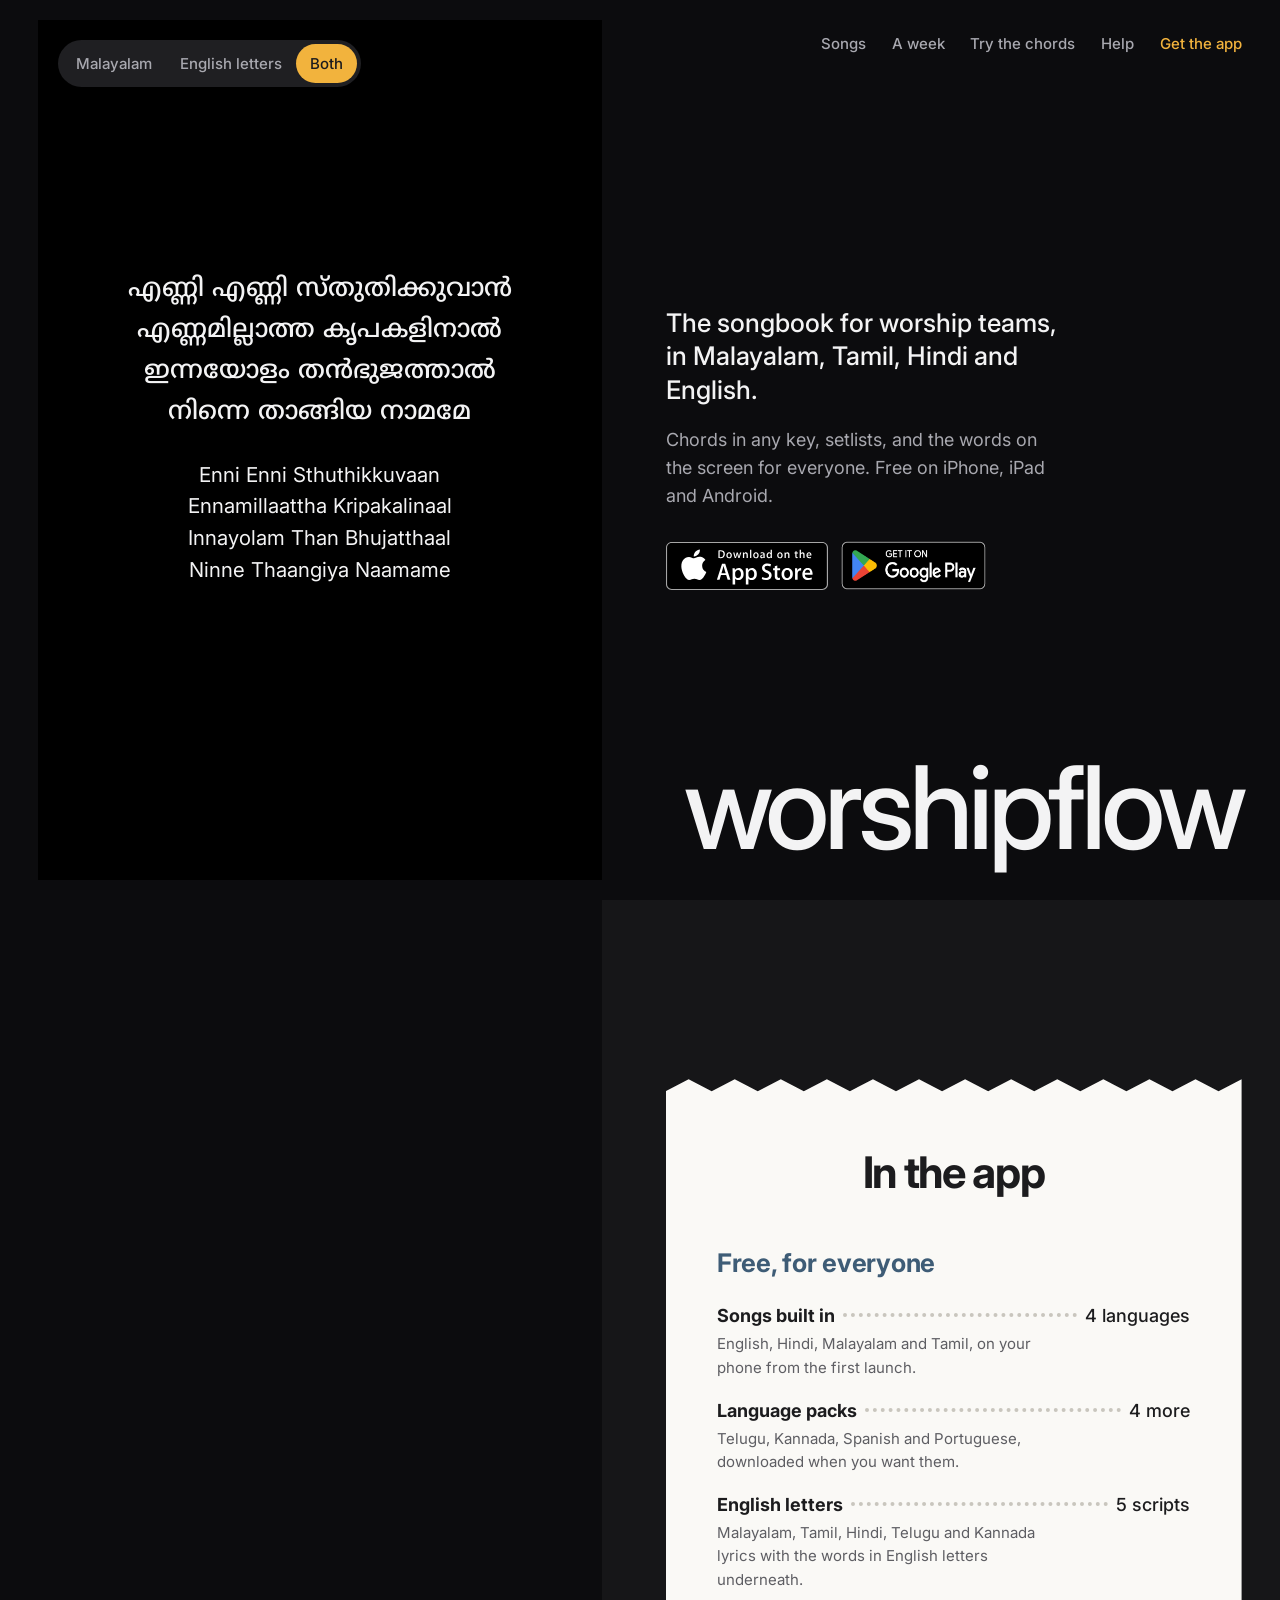
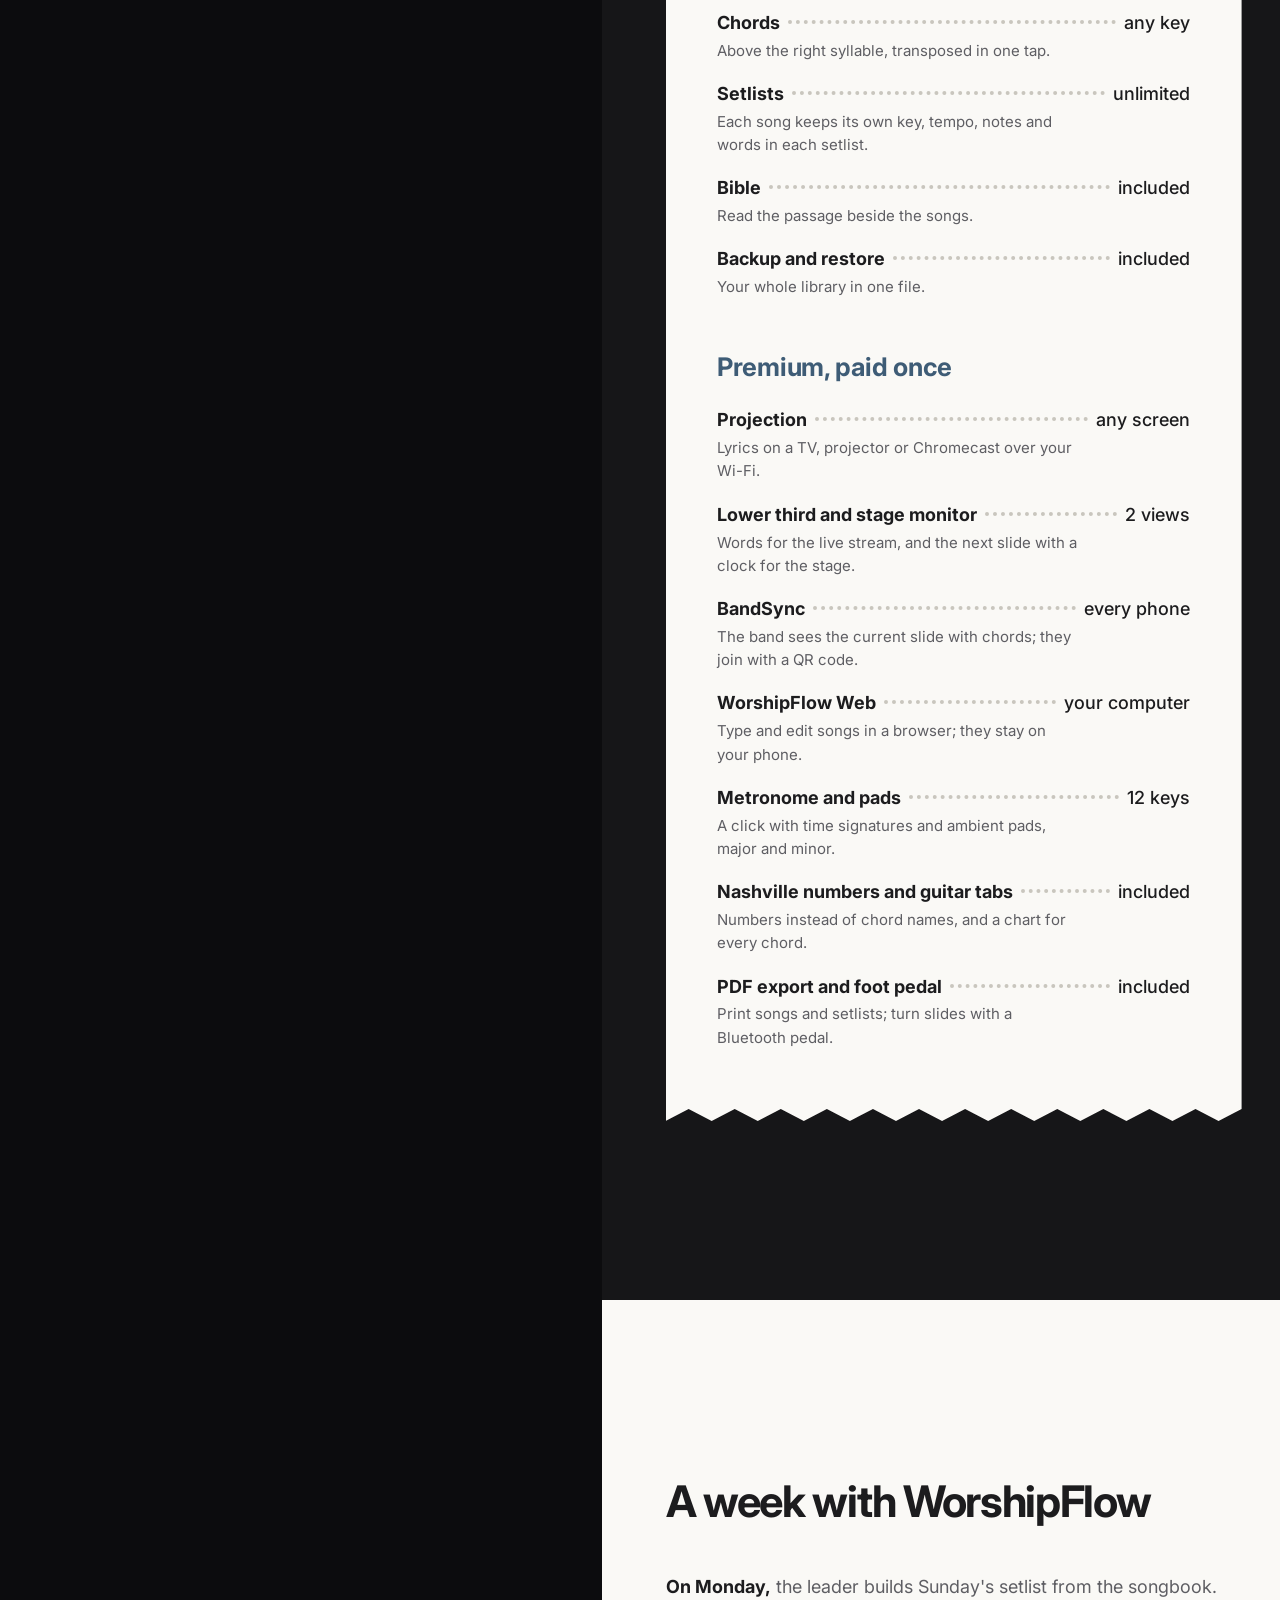
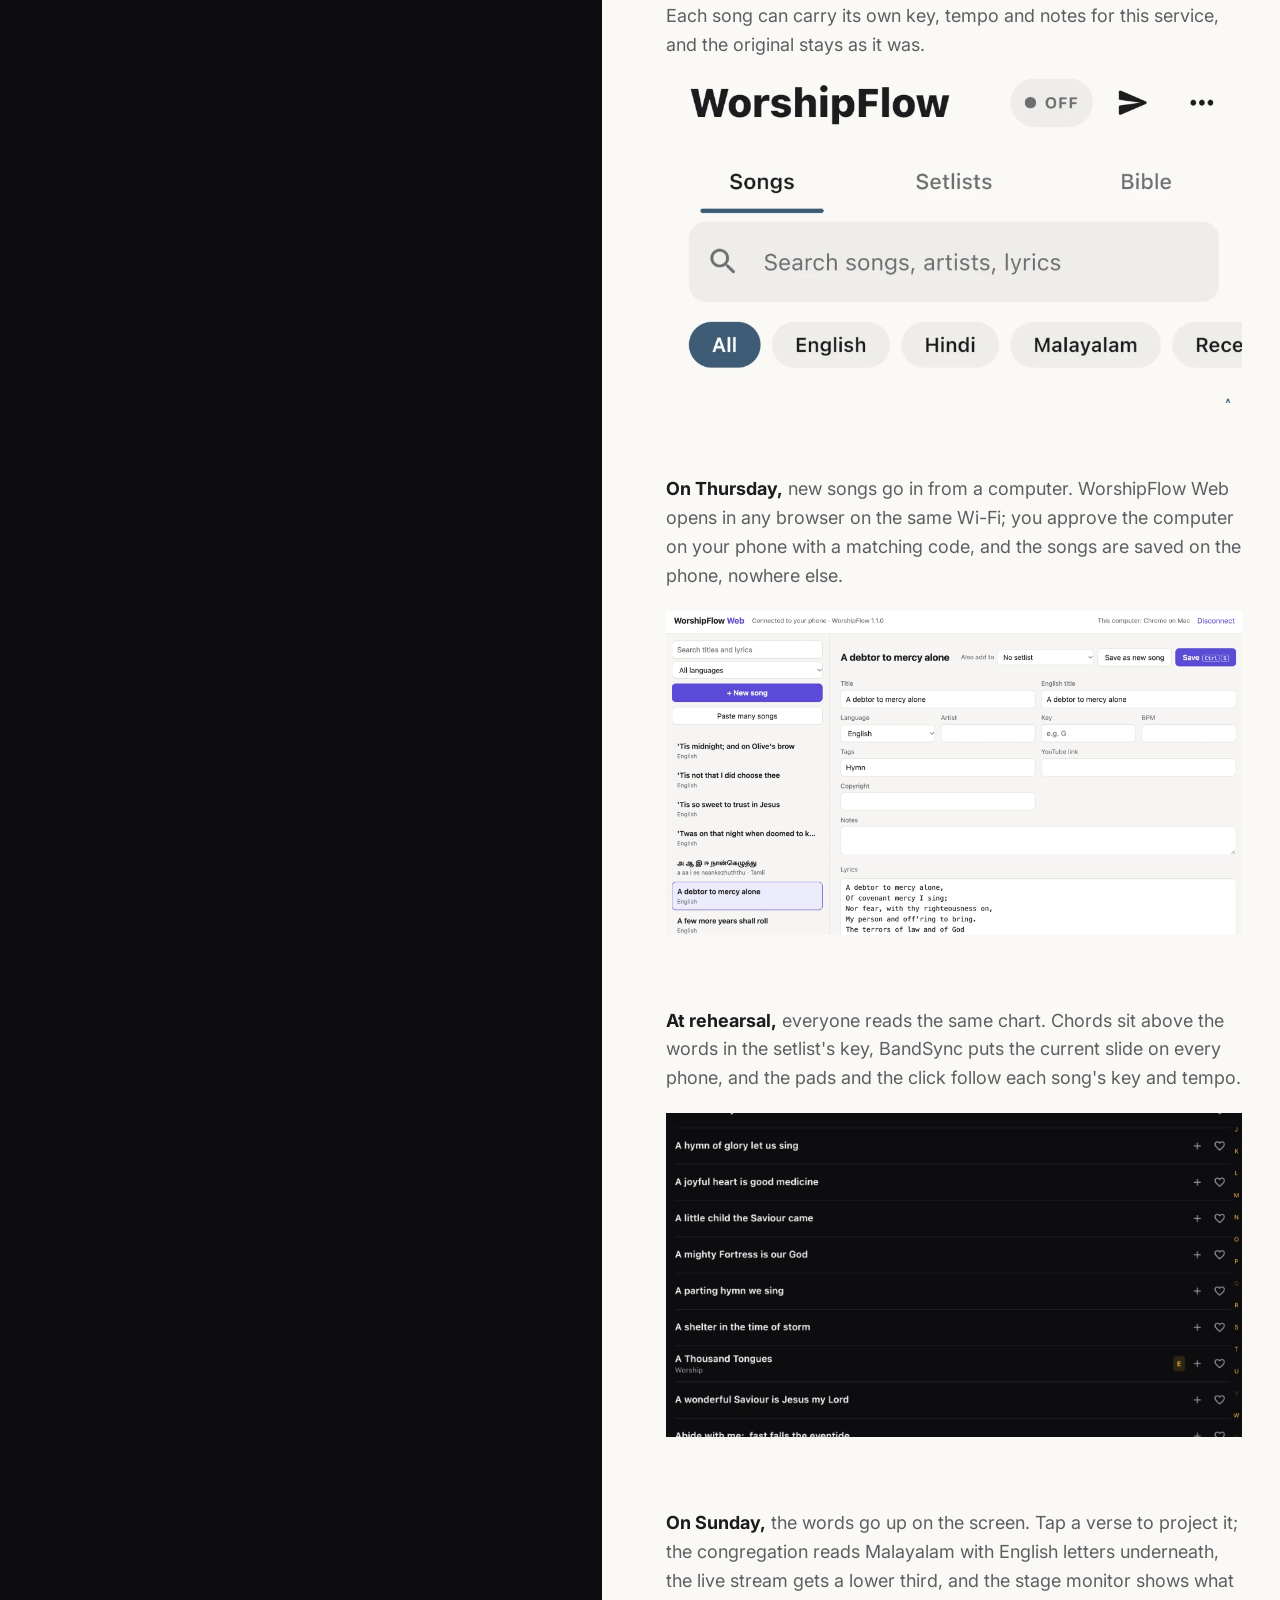
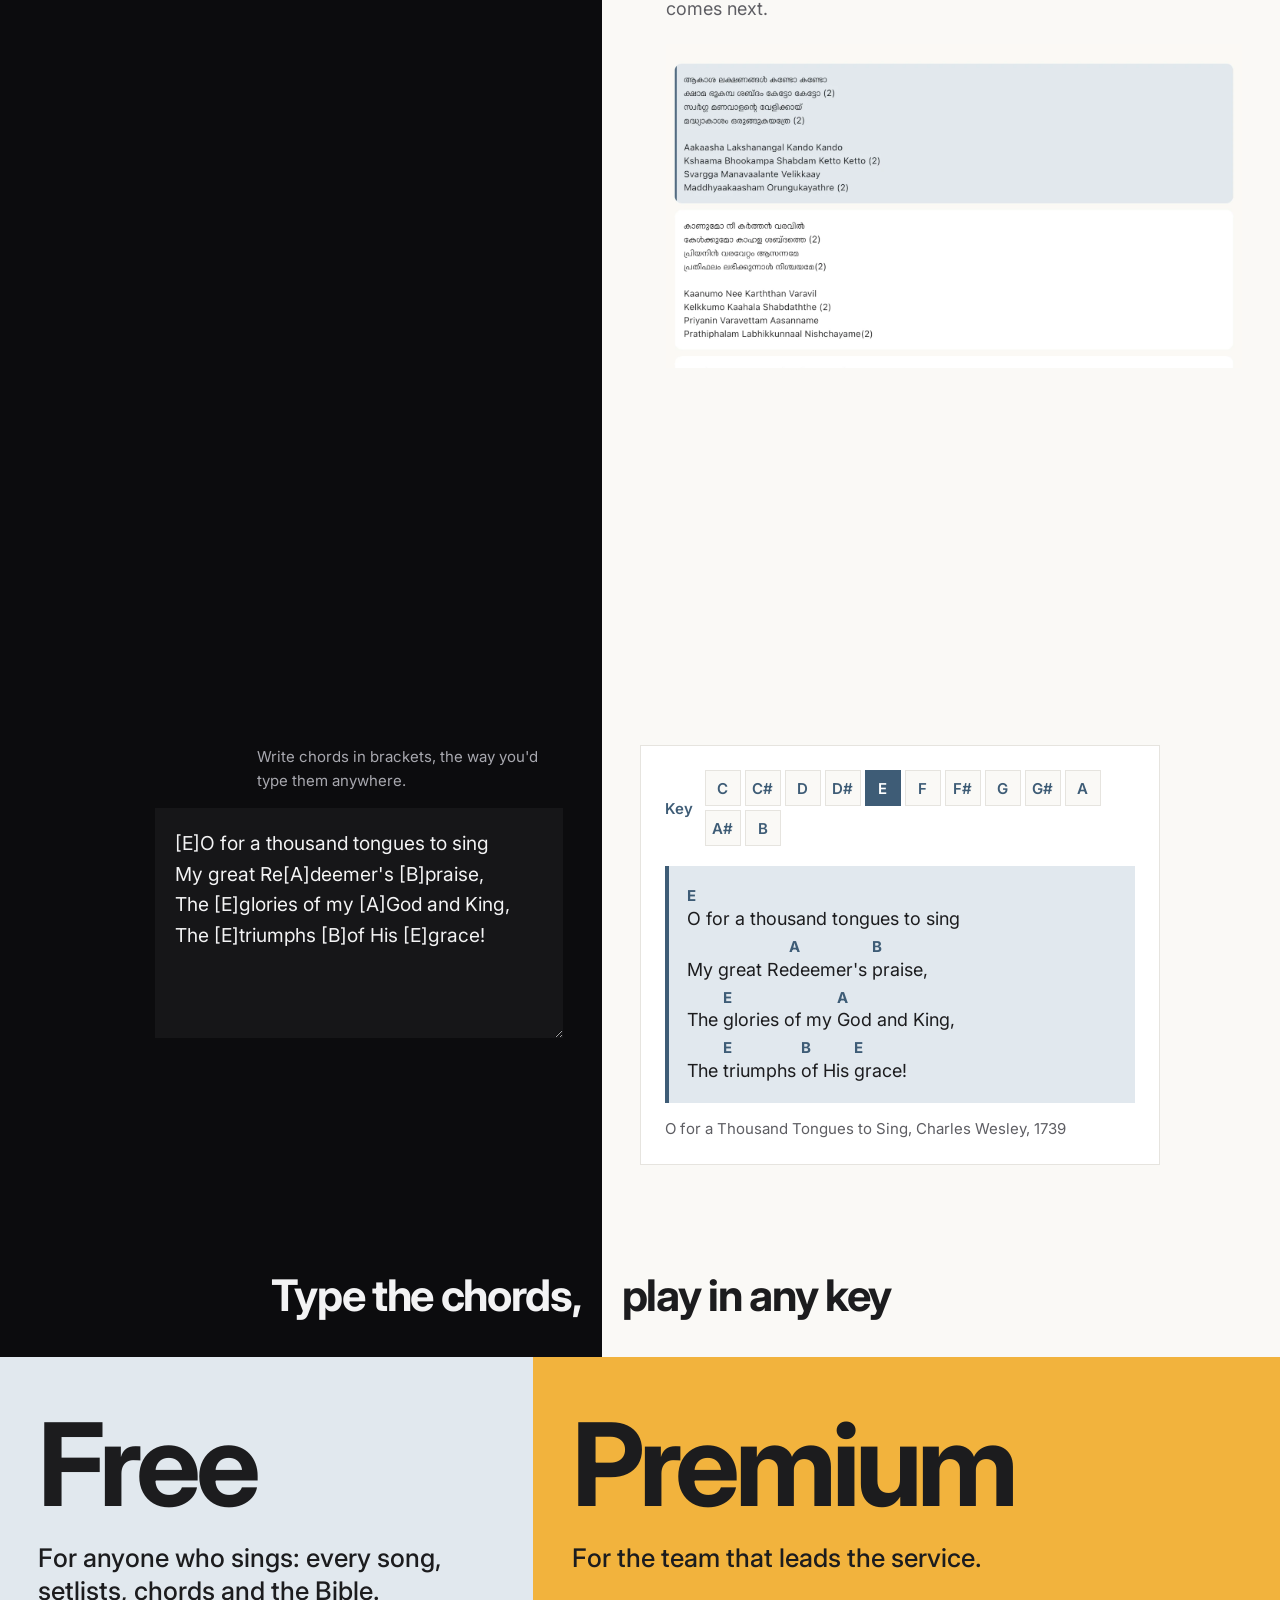
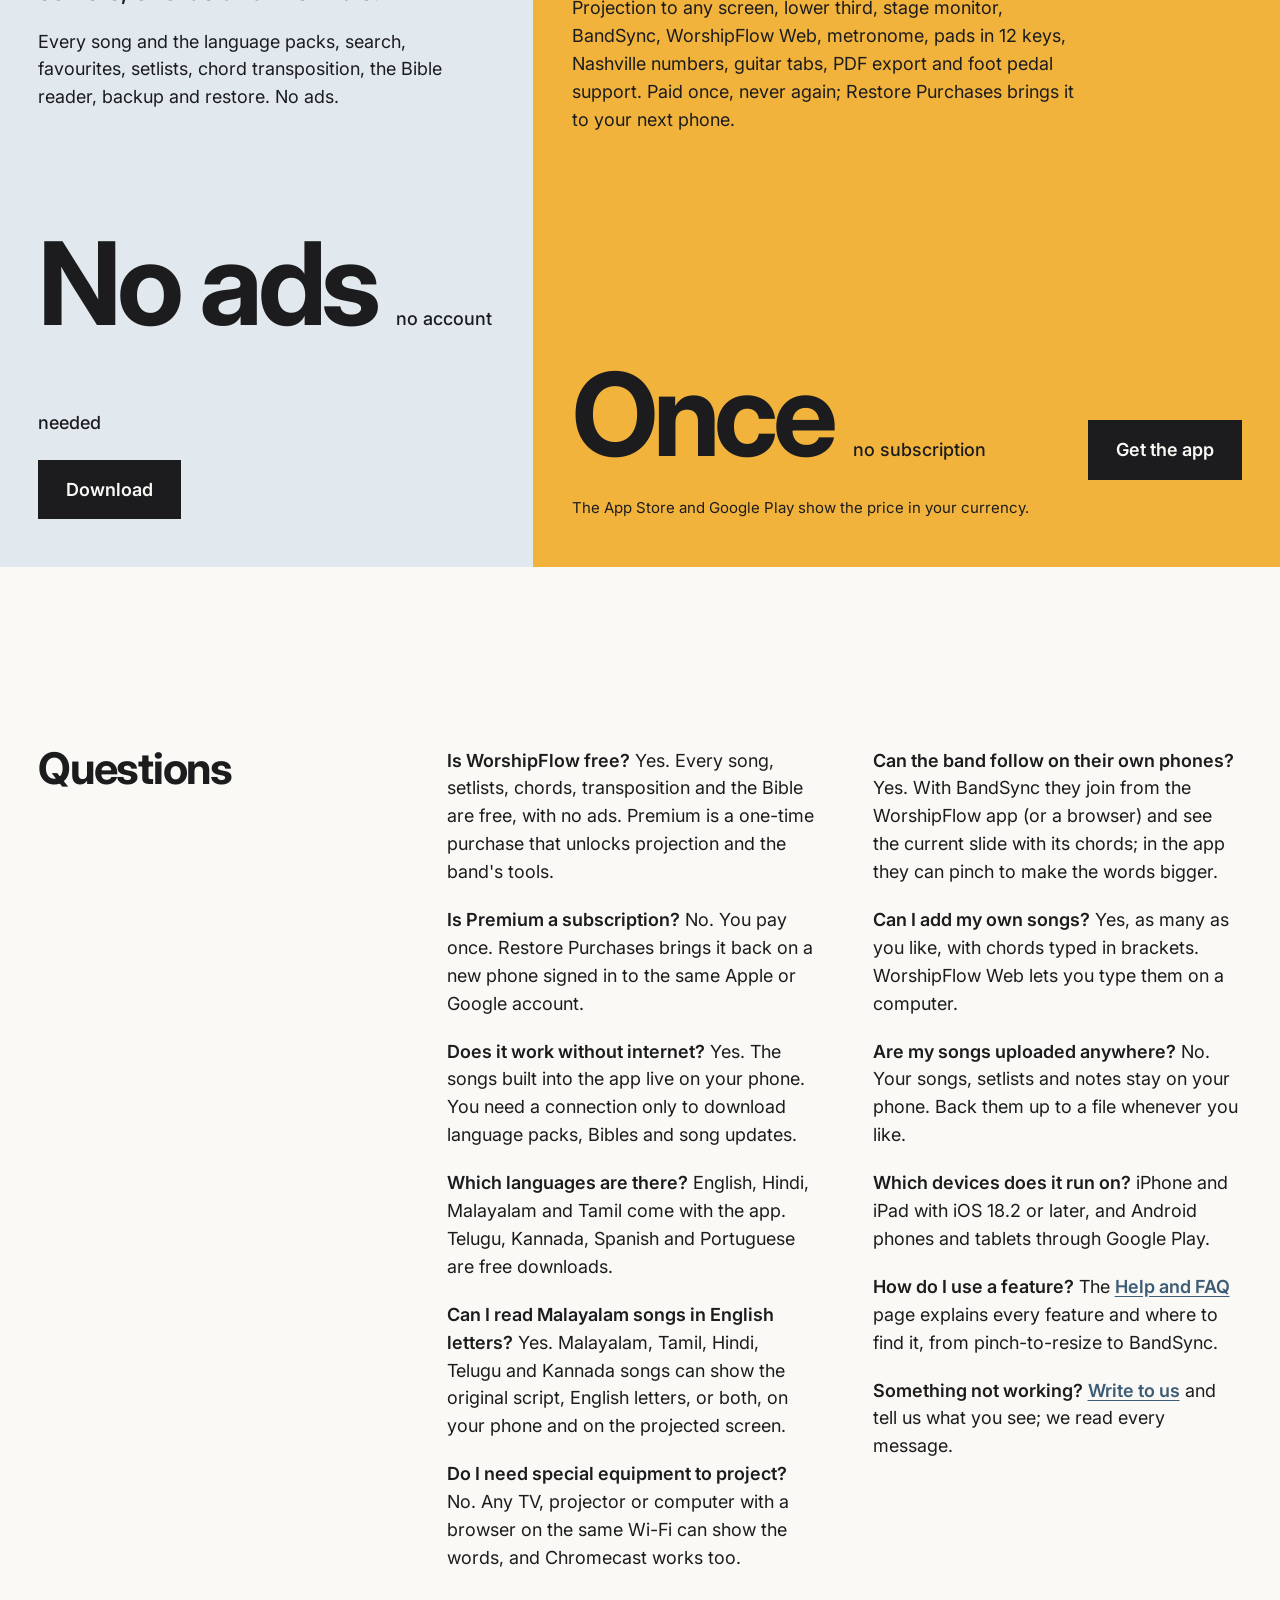
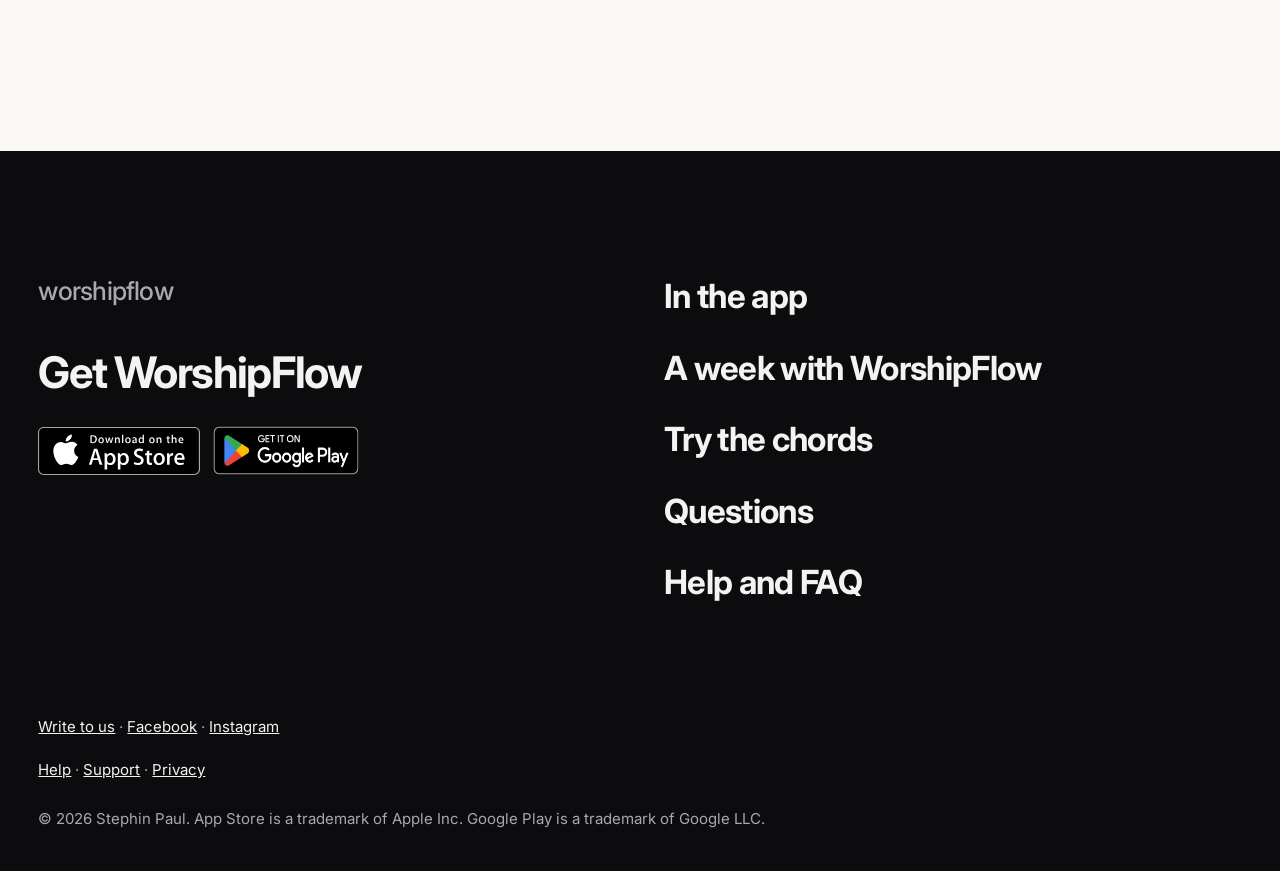
<file: index.html>
<!doctype html>
<html lang="en">
<head>
<meta charset="utf-8">
<meta name="viewport" content="width=device-width, initial-scale=1">
<title>WorshipFlow: worship songbook with chords, setlists and projection</title>
<meta name="description" content="The songbook for worship teams: songs in Malayalam, Tamil, Hindi and English, with English letters under every script, chords in any key, setlists and projection. Free on iPhone, iPad and Android.">
<link rel="canonical" href="https://getworshipflow.app/">
<meta name="apple-itunes-app" content="app-id=6818477353">
<meta name="theme-color" content="#0C0C0E">
<meta property="og:type" content="website">
<meta property="og:title" content="WorshipFlow: the songbook for worship teams">
<meta property="og:description" content="Worship songs in Malayalam, Tamil, Hindi and English, with chords, setlists and projection. Free on iPhone, iPad and Android.">
<meta property="og:url" content="https://getworshipflow.app/">
<meta property="og:image" content="https://getworshipflow.app/assets/og.png">
<meta property="og:image:width" content="1024">
<meta property="og:image:height" content="500">
<meta name="twitter:card" content="summary_large_image">
<link rel="icon" href="assets/icon.png" type="image/png">
<link rel="apple-touch-icon" href="assets/icon.png">
<link rel="preconnect" href="https://fonts.googleapis.com">
<link rel="preconnect" href="https://fonts.gstatic.com" crossorigin>
<link href="https://fonts.googleapis.com/css2?family=Inter:wght@400;500;700&family=Noto+Sans+Malayalam:wght@500;600&display=swap" rel="stylesheet">
<link rel="stylesheet" href="styles.css">
<script type="application/ld+json">
{"@context":"https://schema.org","@type":"SoftwareApplication","name":"WorshipFlow","operatingSystem":"iOS, Android","applicationCategory":"MusicApplication","offers":{"@type":"Offer","price":"0","priceCurrency":"INR"},"downloadUrl":["https://apps.apple.com/in/app/worshipflow/id6818477353","https://play.google.com/store/apps/details?id=com.worshipflow.songbook"],"image":"https://getworshipflow.app/assets/icon.png","sameAs":["https://www.facebook.com/people/WorshipFlow/61596234840515/","https://www.instagram.com/getworshipflow"]}
</script>
</head>
<body>
<a class="skip" href="#songs">Skip to content</a>
<nav class="mnav" aria-label="Main">
  <a href="#songs">Songs</a>
  <a href="#week">A week</a>
  <a href="#try">Try the chords</a>
  <a href="faq/">Help</a>
</nav>

<div class="split">
  <div class="stage" aria-label="What the congregation sees">
    <div class="stage-frame">
      <div class="layer is-on" data-layer="slide">
        <div class="slide mode-both" data-ui id="slide">
          <div class="script-toggle" role="group" aria-label="Show lyrics in">
            <button type="button" data-mode="native" aria-pressed="false">Malayalam</button>
            <button type="button" data-mode="latin" aria-pressed="false">English letters</button>
            <button type="button" data-mode="both" aria-pressed="true">Both</button>
          </div>
          <div class="verses" aria-live="polite">
            <div class="verse is-on">
              <p class="ml" lang="ml">എണ്ണി എണ്ണി സ്തുതിക്കുവാൻ<br>എണ്ണമില്ലാത്ത കൃപകളിനാൽ<br>ഇന്നയോളം തൻഭുജത്താൽ<br>നിന്നെ താങ്ങിയ നാമമേ</p>
              <p class="tr">Enni Enni Sthuthikkuvaan<br>Ennamillaattha Kripakalinaal<br>Innayolam Than Bhujatthaal<br>Ninne Thaangiya Naamame</p>
            </div>
            <div class="verse">
              <p class="ml" lang="ml">ഉന്നം വച്ച വൈരിയിൻ<br>കണ്ണിൻ മുമ്പിൽ പതറാതെ<br>കണ്മണിപോൽ കാക്കും കരങ്ങളാൽ<br>നിന്നെ മൂടി മറച്ചില്ലേ</p>
              <p class="tr">Unnam Vaccha Vairiyin<br>Kannin Mumpil Patharaathe<br>Kanmanipol Kaakkum Karangalaal<br>Ninne Moodi Maracchille</p>
            </div>
          </div>
        </div>
      </div>
      <img class="layer" data-layer="list" src="assets/ipad_dark_list.webp" width="1500" height="2000" alt="The WorshipFlow song list in dark mode, filtered to English songs" loading="lazy">
      <img class="layer" data-layer="chords" src="assets/ipad_chords.webp" width="1500" height="2000" alt="A Thousand Tongues in WorshipFlow, with chords above every line in the key of E" loading="lazy">
    </div>
  </div>

  <div class="read">
    <header class="hero" data-stage="slide">
      <nav class="nav" aria-label="Main">
        <a href="#songs">Songs</a>
        <a href="#week">A week</a>
        <a href="#try">Try the chords</a>
        <a href="faq/">Help</a>
        <a class="nav-action" href="#download">Get the app</a>
      </nav>
      <div class="hero-text">
        <p class="lede">The songbook for worship teams, in Malayalam, Tamil, Hindi and English.</p>
        <p class="hero-sub">Chords in any key, setlists, and the words on the screen for everyone. Free on iPhone, iPad and Android.</p>
        <div class="badges">
          <a href="https://apps.apple.com/in/app/worshipflow/id6818477353"><img src="assets/badge-app-store.svg" width="120" height="40" alt="Download on the App Store"></a>
          <a href="https://play.google.com/store/apps/details?id=com.worshipflow.songbook"><img class="gp" src="assets/badge-google-play.png" width="646" height="250" alt="Get it on Google Play"></a>
        </div>
      </div>
      <h1 class="wordmark">worshipflow</h1>
    </header>

    <section class="menu-field" id="songs" data-stage="list" aria-labelledby="songs-h">
      <div class="sheet">
        <h2 id="songs-h">In the app</h2>
        <div class="group" data-in>
          <h3>Free, for everyone</h3>
          <dl>
            <div class="item"><dt>Songs built in</dt><dd>4 languages</dd><p>English, Hindi, Malayalam and Tamil, on your phone from the first launch.</p></div>
            <div class="item"><dt>Language packs</dt><dd>4 more</dd><p>Telugu, Kannada, Spanish and Portuguese, downloaded when you want them.</p></div>
            <div class="item"><dt>English letters</dt><dd>5 scripts</dd><p>Malayalam, Tamil, Hindi, Telugu and Kannada lyrics with the words in English letters underneath.</p></div>
            <div class="item"><dt>Chords</dt><dd>any key</dd><p>Above the right syllable, transposed in one tap.</p></div>
            <div class="item"><dt>Setlists</dt><dd>unlimited</dd><p>Each song keeps its own key, tempo, notes and words in each setlist.</p></div>
            <div class="item"><dt>Bible</dt><dd>included</dd><p>Read the passage beside the songs.</p></div>
            <div class="item"><dt>Backup and restore</dt><dd>included</dd><p>Your whole library in one file.</p></div>
          </dl>
        </div>
        <div class="group" data-in>
          <h3>Premium, paid once</h3>
          <dl>
            <div class="item"><dt>Projection</dt><dd>any screen</dd><p>Lyrics on a TV, projector or Chromecast over your Wi-Fi.</p></div>
            <div class="item"><dt>Lower third and stage monitor</dt><dd>2 views</dd><p>Words for the live stream, and the next slide with a clock for the stage.</p></div>
            <div class="item"><dt>BandSync</dt><dd>every phone</dd><p>The band sees the current slide with chords; they join with a QR code.</p></div>
            <div class="item"><dt>WorshipFlow Web</dt><dd>your computer</dd><p>Type and edit songs in a browser; they stay on your phone.</p></div>
            <div class="item"><dt>Metronome and pads</dt><dd>12 keys</dd><p>A click with time signatures and ambient pads, major and minor.</p></div>
            <div class="item"><dt>Nashville numbers and guitar tabs</dt><dd>included</dd><p>Numbers instead of chord names, and a chart for every chord.</p></div>
            <div class="item"><dt>PDF export and foot pedal</dt><dd>included</dd><p>Print songs and setlists; turn slides with a Bluetooth pedal.</p></div>
          </dl>
        </div>
      </div>
    </section>

    <section class="week" id="week" data-stage="chords" aria-labelledby="week-h">
      <h2 id="week-h">A week with WorshipFlow</h2>
      <div class="stage-step" data-in>
        <p><b>On Monday,</b> the leader builds Sunday's setlist from the songbook. Each song can carry its own key, tempo and notes for this service, and the original stays as it was.</p>
        <figure class="evidence"><img src="assets/iphone_list.webp" width="920" height="2000" alt="The WorshipFlow song list on an iPhone" loading="lazy" style="object-position:50% 12%"></figure>
      </div>
      <div class="stage-step" data-in>
        <p><b>On Thursday,</b> new songs go in from a computer. WorshipFlow Web opens in any browser on the same Wi-Fi; you approve the computer on your phone with a matching code, and the songs are saved on the phone, nowhere else.</p>
        <figure class="evidence wide"><img src="assets/web.webp" width="2000" height="1232" alt="WorshipFlow Web in Chrome, editing the song A debtor to mercy alone" loading="lazy"></figure>
      </div>
      <div class="stage-step" data-in>
        <p><b>At rehearsal,</b> everyone reads the same chart. Chords sit above the words in the setlist's key, BandSync puts the current slide on every phone, and the pads and the click follow each song's key and tempo.</p>
        <figure class="evidence"><img src="assets/ipad_dark_list.webp" width="1500" height="2000" alt="Songs in the dark theme, each showing its key: E for A Thousand Tongues, G for Agnus Dei" loading="lazy" style="object-position:0 78%"></figure>
      </div>
      <div class="stage-step" data-in>
        <p><b>On Sunday,</b> the words go up on the screen. Tap a verse to project it; the congregation reads Malayalam with English letters underneath, the live stream gets a lower third, and the stage monitor shows what comes next.</p>
        <figure class="evidence"><img src="assets/ipad_combo.webp" width="1500" height="2000" alt="A Malayalam song with its English-letter transliteration under each verse" loading="lazy" style="object-position:0 10%"></figure>
      </div>
    </section>
  </div>
</div>

<section class="showcase" id="try" aria-labelledby="try-h">
  <h2 id="try-h" class="split-heading"><span>Type the chords,</span> <span>play in any key</span></h2>
  <div class="field-dark">
    <label for="chordpro" class="field-label">Write chords in brackets, the way you'd type them anywhere.</label>
    <textarea id="chordpro" spellcheck="false" rows="6">[E]O for a thousand tongues to sing
My great Re[A]deemer's [B]praise,
The [E]glories of my [A]God and King,
The [E]triumphs [B]of His [E]grace!</textarea>
  </div>
  <div class="field-light">
    <div class="sheet-ui" data-ui>
      <div class="keys" role="group" aria-label="Transpose to key">
        <span class="keys-label">Key</span>
        <div class="keys-row" id="keys"></div>
      </div>
      <div class="rendered" id="rendered" aria-live="polite"></div>
      <p class="credit">O for a Thousand Tongues to Sing, Charles Wesley, 1739</p>
    </div>
  </div>
</section>

<section class="pricing" id="pricing" aria-labelledby="pricing-h">
  <h2 id="pricing-h" class="visually-hidden">Pricing</h2>
  <div class="plan plan-free" data-in>
    <h3>Free</h3>
    <p class="plan-for">For anyone who sings: every song, setlists, chords and the Bible.</p>
    <p class="plan-incl">Every song and the language packs, search, favourites, setlists, chord transposition, the Bible reader, backup and restore. No ads.</p>
    <div class="plan-foot">
      <p class="price">No ads <span>no account needed</span></p>
      <a class="btn btn-dark" href="#download">Download</a>
    </div>
  </div>
  <div class="plan plan-premium" data-in>
    <h3>Premium</h3>
    <p class="plan-for">For the team that leads the service.</p>
    <p class="plan-incl">Projection to any screen, lower third, stage monitor, BandSync, WorshipFlow Web, metronome, pads in 12 keys, Nashville numbers, guitar tabs, PDF export and foot pedal support. Paid once, never again; Restore Purchases brings it to your next phone.</p>
    <div class="plan-foot">
      <p class="price">Once <span>no subscription</span></p>
      <a class="btn btn-dark" href="#download">Get the app</a>
    </div>
    <p class="plan-note">The App Store and Google Play show the price in your currency.</p>
  </div>
</section>

<section class="faq" id="questions" aria-labelledby="faq-h">
  <h2 id="faq-h">Questions</h2>
  <div class="faq-text" data-in>
    <p><b>Is WorshipFlow free?</b> Yes. Every song, setlists, chords, transposition and the Bible are free, with no ads. Premium is a one-time purchase that unlocks projection and the band's tools.</p>
    <p><b>Is Premium a subscription?</b> No. You pay once. Restore Purchases brings it back on a new phone signed in to the same Apple or Google account.</p>
    <p><b>Does it work without internet?</b> Yes. The songs built into the app live on your phone. You need a connection only to download language packs, Bibles and song updates.</p>
    <p><b>Which languages are there?</b> English, Hindi, Malayalam and Tamil come with the app. Telugu, Kannada, Spanish and Portuguese are free downloads.</p>
    <p><b>Can I read Malayalam songs in English letters?</b> Yes. Malayalam, Tamil, Hindi, Telugu and Kannada songs can show the original script, English letters, or both, on your phone and on the projected screen.</p>
    <p><b>Do I need special equipment to project?</b> No. Any TV, projector or computer with a browser on the same Wi-Fi can show the words, and Chromecast works too.</p>
    <p><b>Can the band follow on their own phones?</b> Yes. With BandSync they join from the WorshipFlow app (or a browser) and see the current slide with its chords; in the app they can pinch to make the words bigger.</p>
    <p><b>Can I add my own songs?</b> Yes, as many as you like, with chords typed in brackets. WorshipFlow Web lets you type them on a computer.</p>
    <p><b>Are my songs uploaded anywhere?</b> No. Your songs, setlists and notes stay on your phone. Back them up to a file whenever you like.</p>
    <p><b>Which devices does it run on?</b> iPhone and iPad with iOS 18.2 or later, and Android phones and tablets through Google Play.</p>
    <p><b>How do I use a feature?</b> The <a href="faq/">Help and FAQ</a> page explains every feature and where to find it, from pinch-to-resize to BandSync.</p>
    <p><b>Something not working?</b> <a href="mailto:worshipflowsupport@gmail.com?subject=WorshipFlow%20help">Write to us</a> and tell us what you see; we read every message.</p>
  </div>
</section>

<footer class="footer" id="download">
  <div class="footer-menu">
    <p class="footer-mark">worshipflow</p>
    <h2 class="footer-h">Get WorshipFlow</h2>
    <div class="badges">
      <a href="https://apps.apple.com/in/app/worshipflow/id6818477353"><img src="assets/badge-app-store.svg" width="120" height="40" alt="Download on the App Store"></a>
      <a href="https://play.google.com/store/apps/details?id=com.worshipflow.songbook"><img class="gp" src="assets/badge-google-play.png" width="646" height="250" alt="Get it on Google Play"></a>
    </div>
    <ul class="menu-links">
      <li><a href="#songs">In the app</a></li>
      <li><a href="#week">A week with WorshipFlow</a></li>
      <li><a href="#try">Try the chords</a></li>
      <li><a href="#questions">Questions</a></li>
      <li><a href="faq/">Help and FAQ</a></li>
    </ul>
    <div class="footer-small">
      <p><a href="mailto:worshipflowsupport@gmail.com?subject=WorshipFlow">Write to us</a> · <a href="https://www.facebook.com/people/WorshipFlow/61596234840515/">Facebook</a> · <a href="https://www.instagram.com/getworshipflow">Instagram</a><br><a href="faq/">Help</a> · <a href="support/">Support</a> · <a href="privacy/">Privacy</a></p>
      <p>© 2026 Stephin Paul. App Store is a trademark of Apple Inc. Google Play is a trademark of Google LLC.</p>
    </div>
  </div>
</footer>

<script src="main.js"></script>
</body>
</html>
</file>
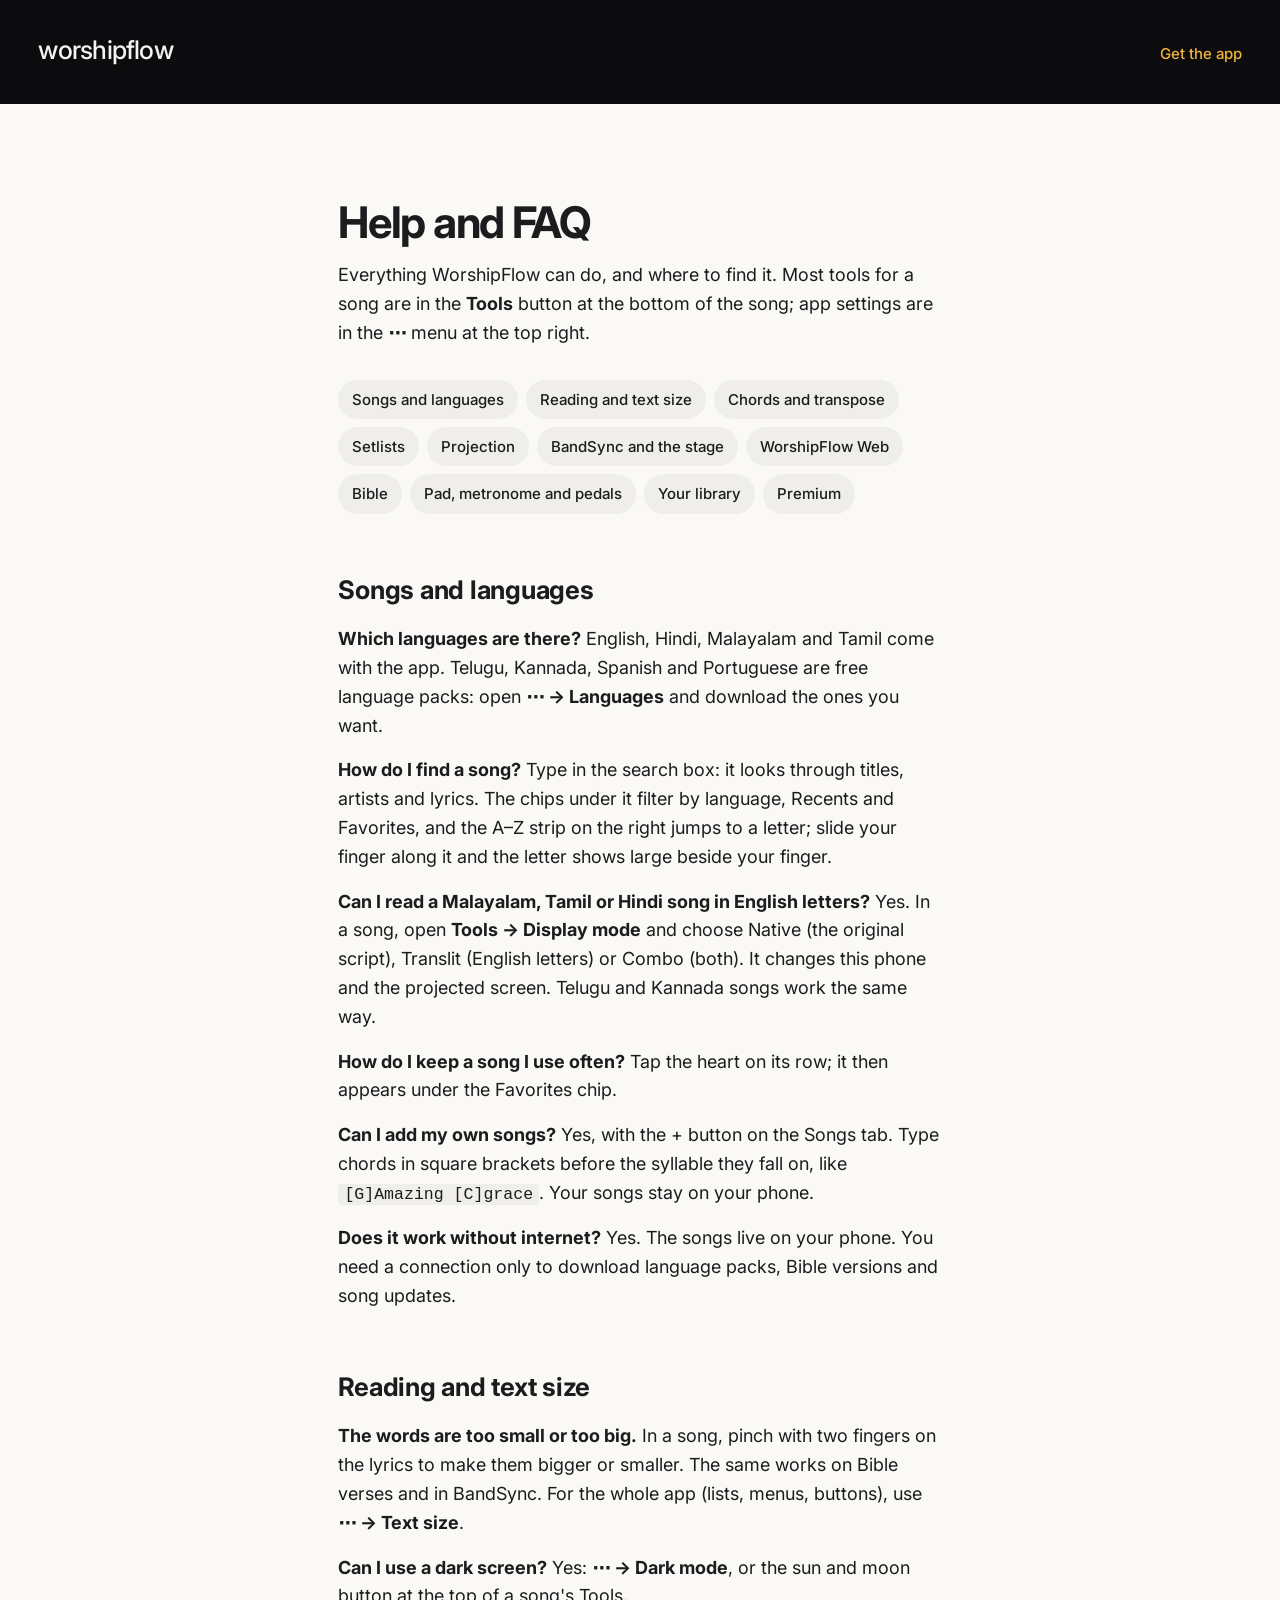
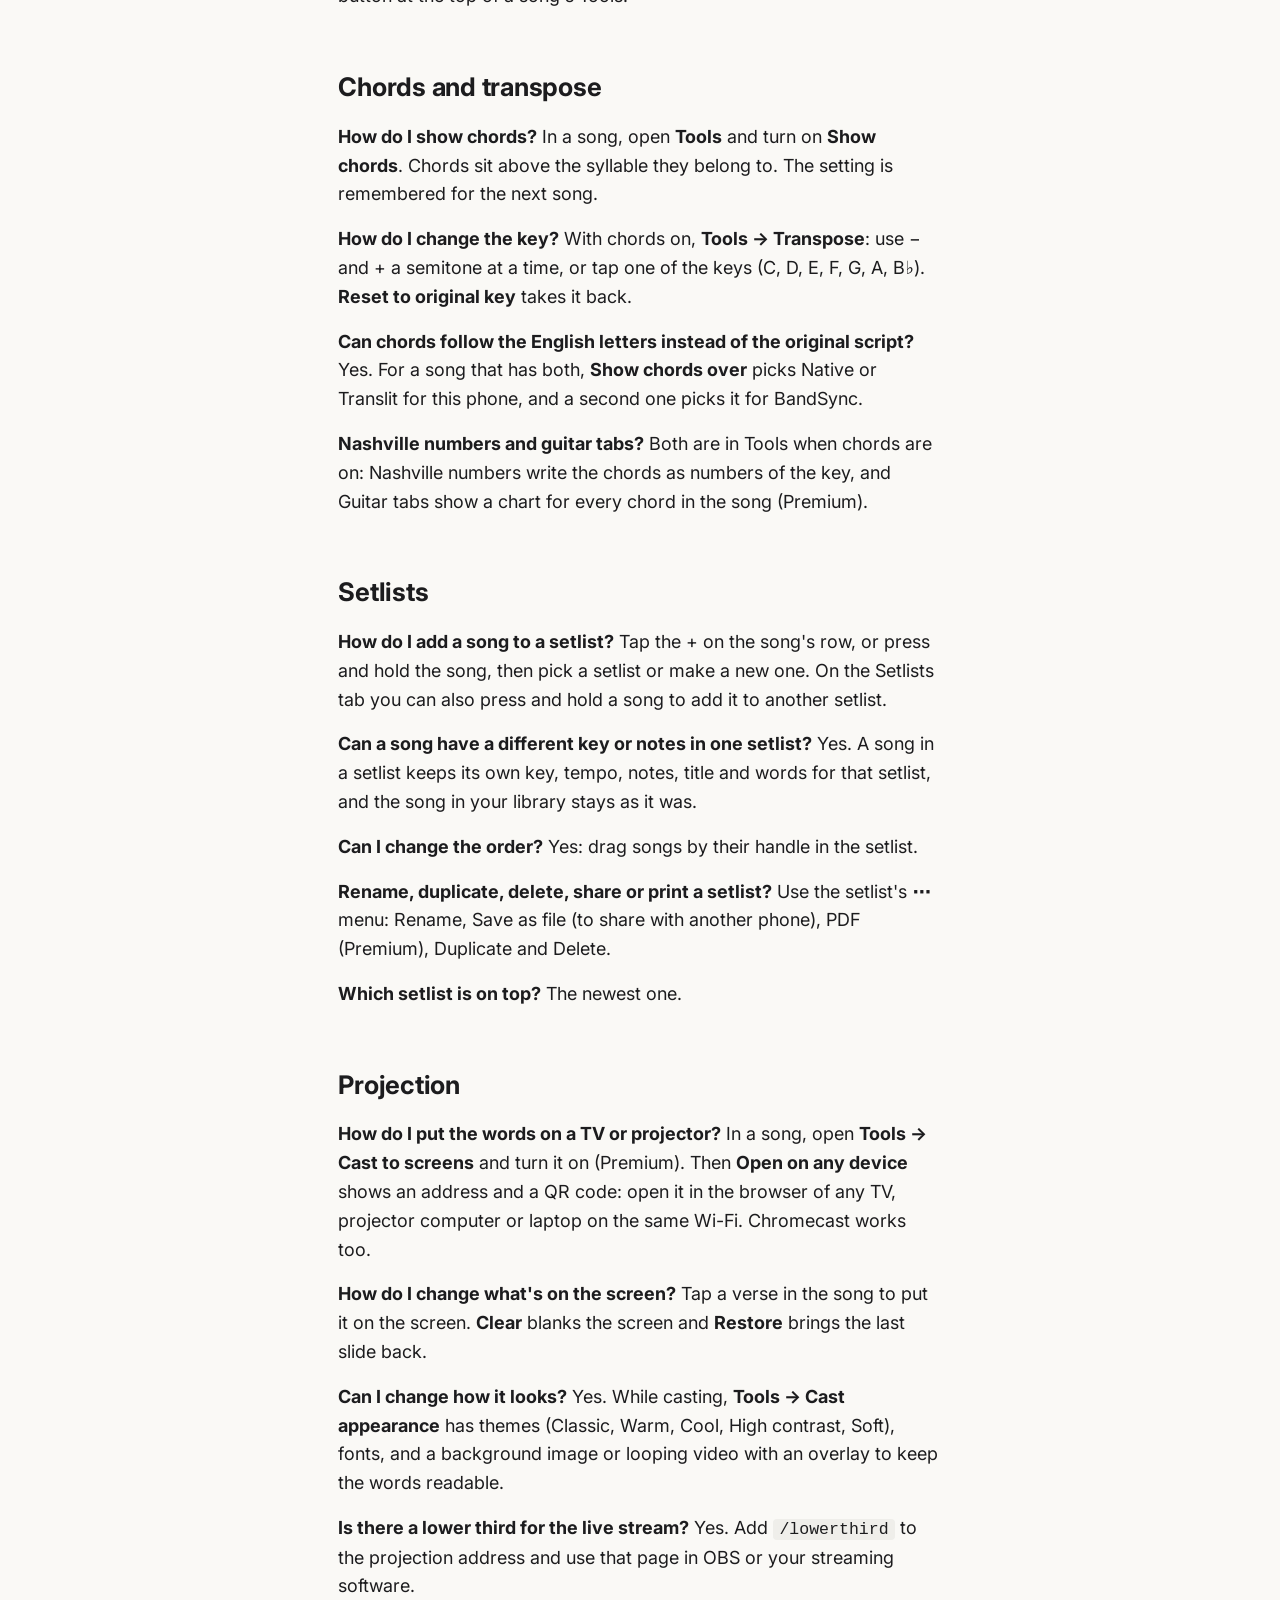
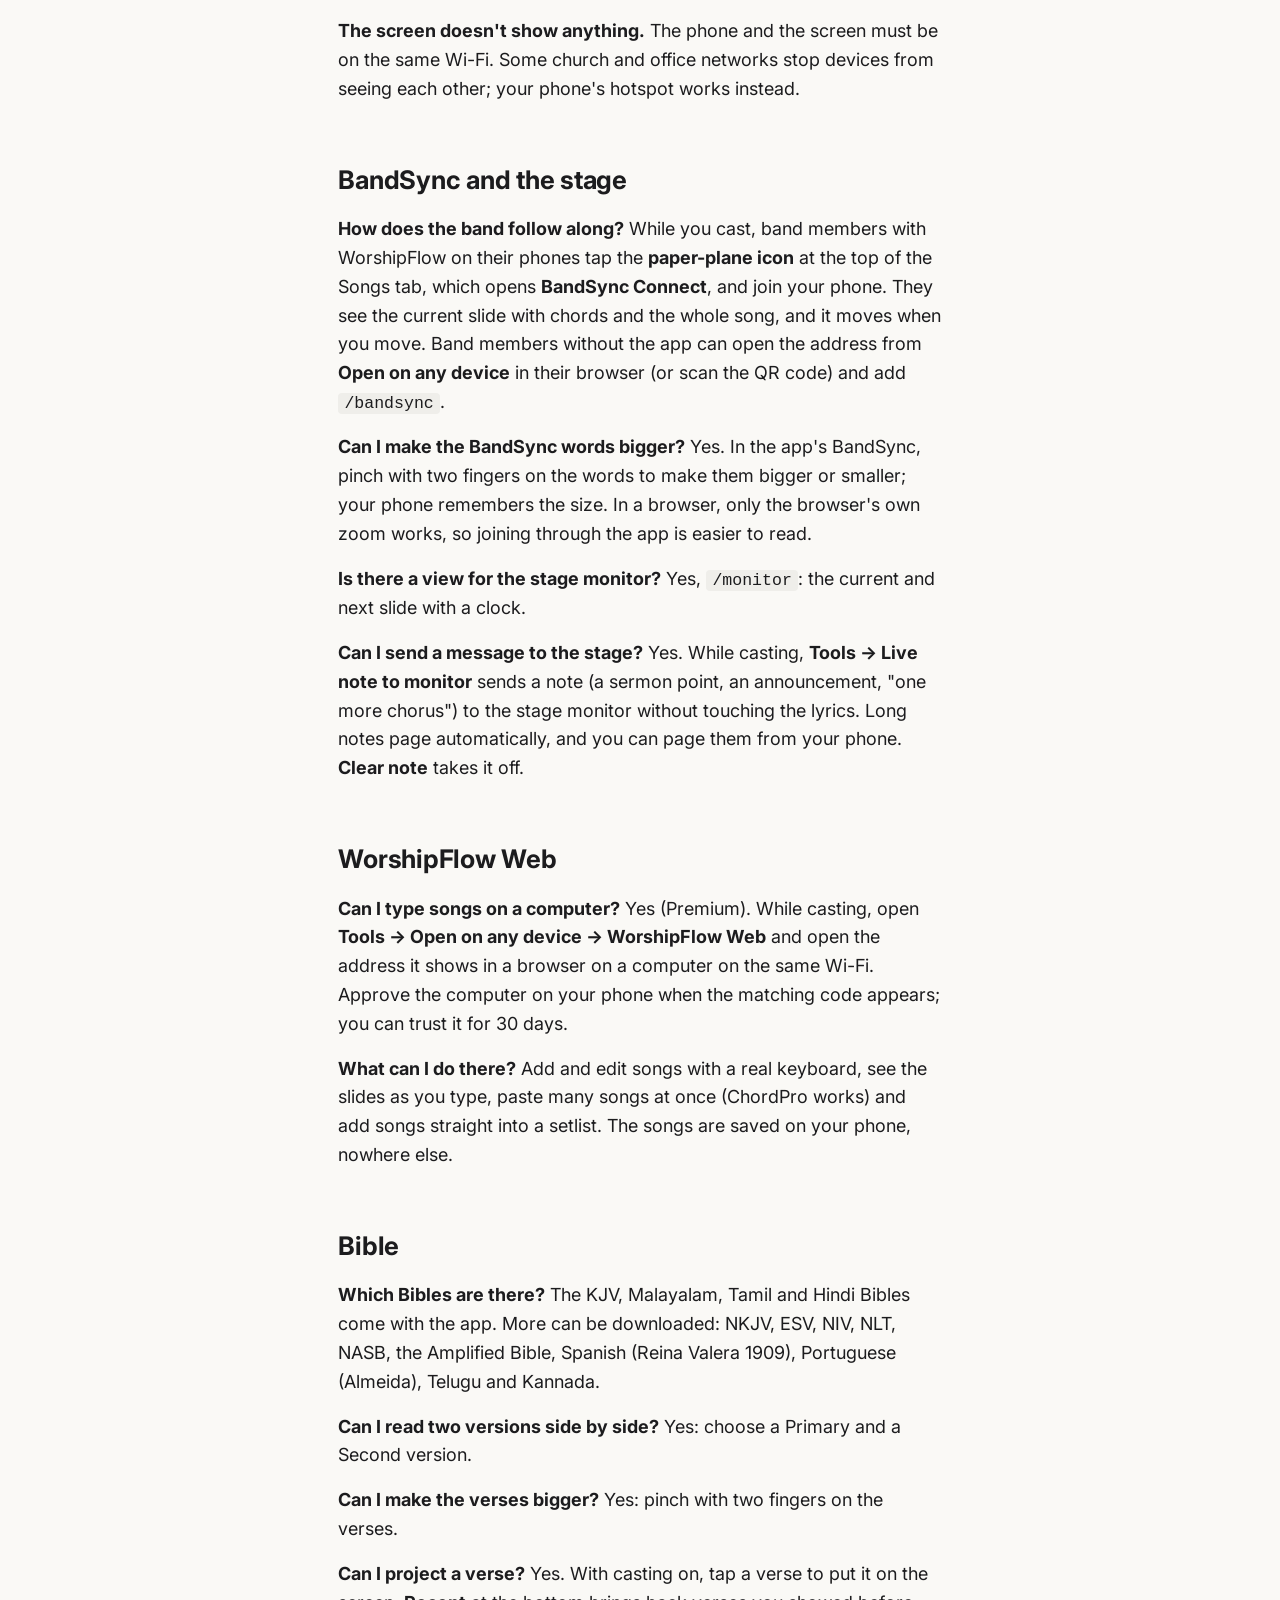
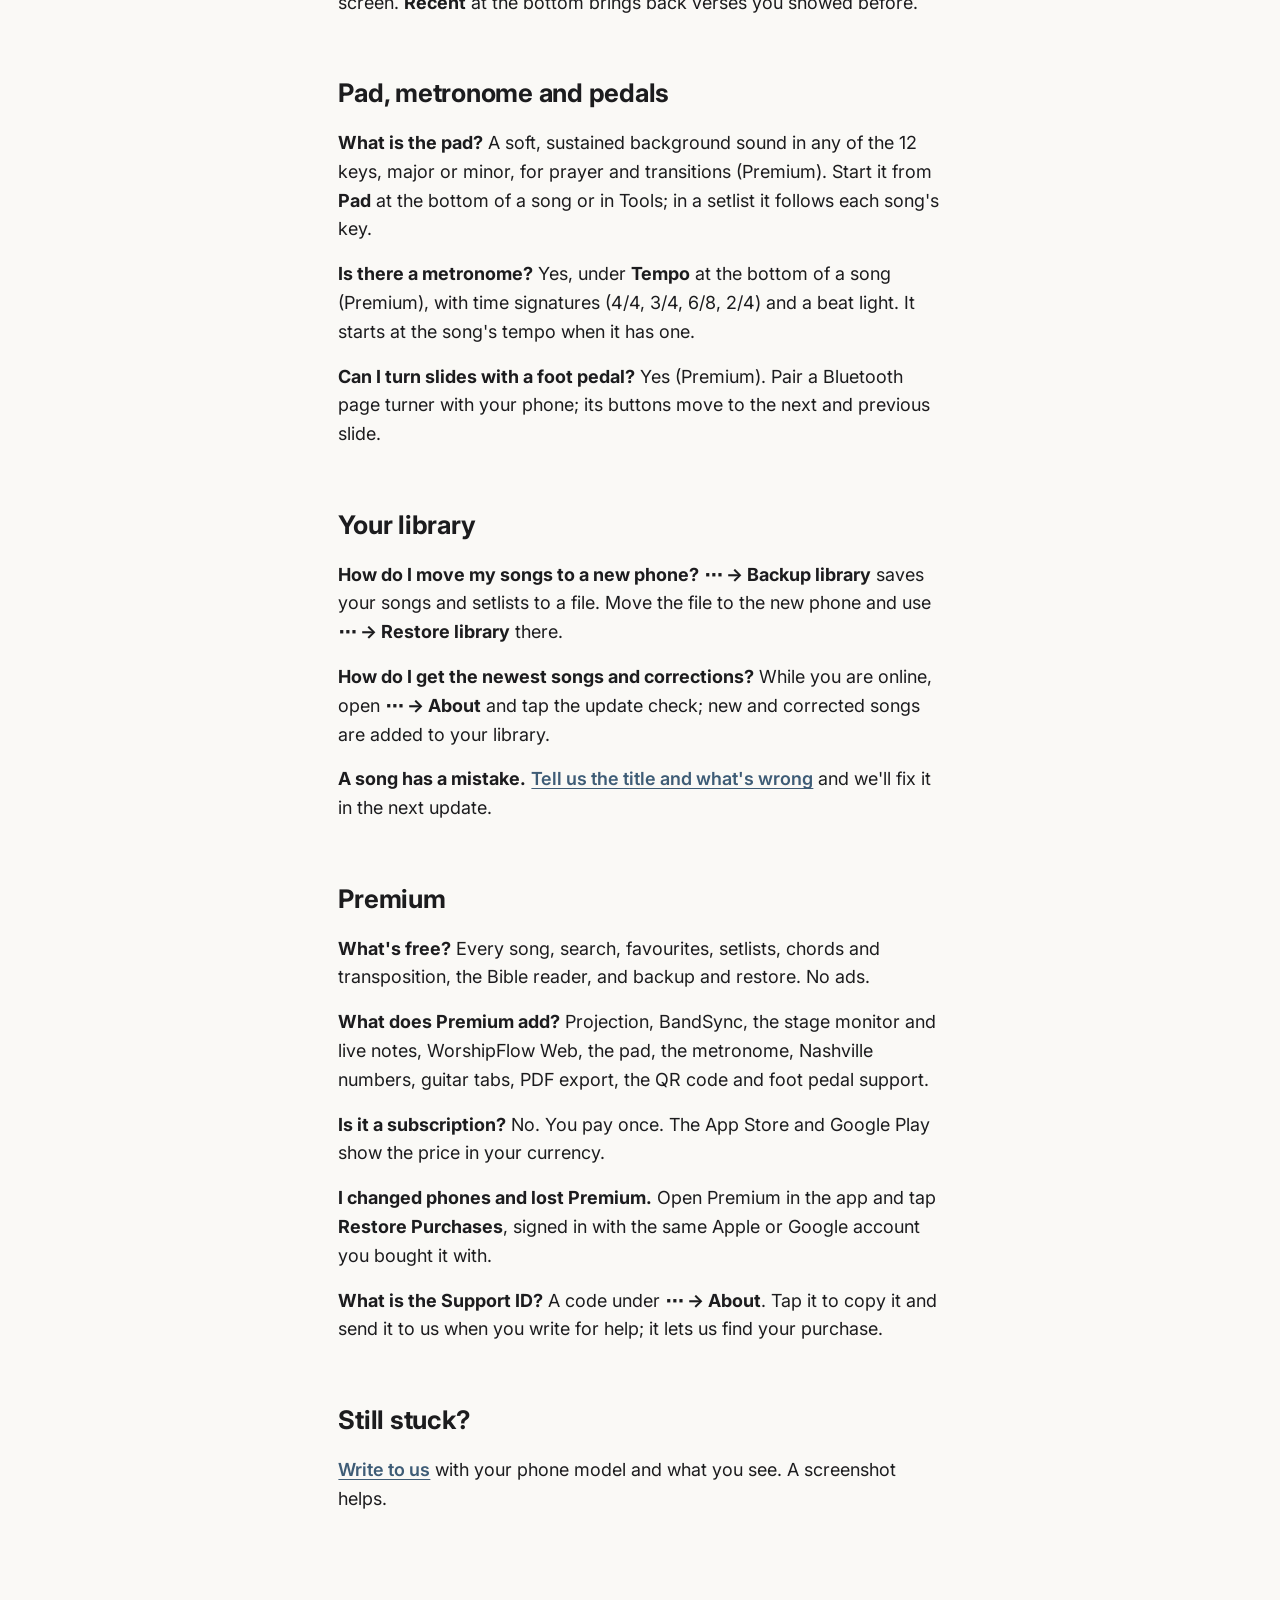
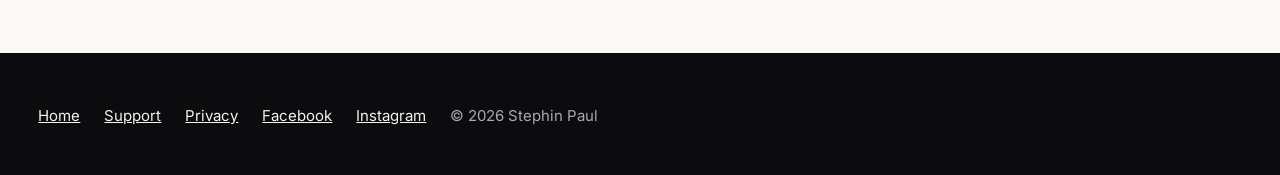
<file: faq/index.html>
<!doctype html>
<html lang="en">
<head>
<meta charset="utf-8">
<meta name="viewport" content="width=device-width, initial-scale=1">
<title>Help and FAQ · WorshipFlow</title>
<meta name="description" content="How to use WorshipFlow: songs and languages, chords and transpose, setlists, projection, BandSync, the stage monitor, WorshipFlow Web, the Bible and Premium.">
<link rel="canonical" href="https://getworshipflow.app/faq/">
<link rel="icon" href="../assets/icon.png" type="image/png">
<link rel="preconnect" href="https://fonts.googleapis.com">
<link rel="preconnect" href="https://fonts.gstatic.com" crossorigin>
<link href="https://fonts.googleapis.com/css2?family=Inter:wght@400;500;700&display=swap" rel="stylesheet">
<link rel="stylesheet" href="../styles.css">
</head>
<body class="doc-page">
<header class="doc-bar"><a class="home" href="../">worshipflow</a><a class="nav-action" href="../#download">Get the app</a></header>
<main class="doc faq-doc">
  <h1>Help and FAQ</h1>
  <p>Everything WorshipFlow can do, and where to find it. Most tools for a song are in the <b>Tools</b> button at the bottom of the song; app settings are in the <b>⋯</b> menu at the top right.</p>
  <nav class="faq-toc" aria-label="Topics">
    <a href="#songs">Songs and languages</a>
    <a href="#reading">Reading and text size</a>
    <a href="#chords">Chords and transpose</a>
    <a href="#setlists">Setlists</a>
    <a href="#projection">Projection</a>
    <a href="#band">BandSync and the stage</a>
    <a href="#web">WorshipFlow Web</a>
    <a href="#bible">Bible</a>
    <a href="#tools">Pad, metronome and pedals</a>
    <a href="#library">Your library</a>
    <a href="#premium">Premium</a>
  </nav>

  <h2 id="songs">Songs and languages</h2>
  <p><b>Which languages are there?</b> English, Hindi, Malayalam and Tamil come with the app. Telugu, Kannada, Spanish and Portuguese are free language packs: open <b>⋯ → Languages</b> and download the ones you want.</p>
  <p><b>How do I find a song?</b> Type in the search box: it looks through titles, artists and lyrics. The chips under it filter by language, Recents and Favorites, and the A–Z strip on the right jumps to a letter; slide your finger along it and the letter shows large beside your finger.</p>
  <p><b>Can I read a Malayalam, Tamil or Hindi song in English letters?</b> Yes. In a song, open <b>Tools → Display mode</b> and choose Native (the original script), Translit (English letters) or Combo (both). It changes this phone and the projected screen. Telugu and Kannada songs work the same way.</p>
  <p><b>How do I keep a song I use often?</b> Tap the heart on its row; it then appears under the Favorites chip.</p>
  <p><b>Can I add my own songs?</b> Yes, with the + button on the Songs tab. Type chords in square brackets before the syllable they fall on, like <code>[G]Amazing [C]grace</code>. Your songs stay on your phone.</p>
  <p><b>Does it work without internet?</b> Yes. The songs live on your phone. You need a connection only to download language packs, Bible versions and song updates.</p>

  <h2 id="reading">Reading and text size</h2>
  <p><b>The words are too small or too big.</b> In a song, pinch with two fingers on the lyrics to make them bigger or smaller. The same works on Bible verses and in BandSync. For the whole app (lists, menus, buttons), use <b>⋯ → Text size</b>.</p>
  <p><b>Can I use a dark screen?</b> Yes: <b>⋯ → Dark mode</b>, or the sun and moon button at the top of a song's Tools.</p>

  <h2 id="chords">Chords and transpose</h2>
  <p><b>How do I show chords?</b> In a song, open <b>Tools</b> and turn on <b>Show chords</b>. Chords sit above the syllable they belong to. The setting is remembered for the next song.</p>
  <p><b>How do I change the key?</b> With chords on, <b>Tools → Transpose</b>: use − and + a semitone at a time, or tap one of the keys (C, D, E, F, G, A, B♭). <b>Reset to original key</b> takes it back.</p>
  <p><b>Can chords follow the English letters instead of the original script?</b> Yes. For a song that has both, <b>Show chords over</b> picks Native or Translit for this phone, and a second one picks it for BandSync.</p>
  <p><b>Nashville numbers and guitar tabs?</b> Both are in Tools when chords are on: Nashville numbers write the chords as numbers of the key, and Guitar tabs show a chart for every chord in the song (Premium).</p>

  <h2 id="setlists">Setlists</h2>
  <p><b>How do I add a song to a setlist?</b> Tap the + on the song's row, or press and hold the song, then pick a setlist or make a new one. On the Setlists tab you can also press and hold a song to add it to another setlist.</p>
  <p><b>Can a song have a different key or notes in one setlist?</b> Yes. A song in a setlist keeps its own key, tempo, notes, title and words for that setlist, and the song in your library stays as it was.</p>
  <p><b>Can I change the order?</b> Yes: drag songs by their handle in the setlist.</p>
  <p><b>Rename, duplicate, delete, share or print a setlist?</b> Use the setlist's <b>⋯</b> menu: Rename, Save as file (to share with another phone), PDF (Premium), Duplicate and Delete.</p>
  <p><b>Which setlist is on top?</b> The newest one.</p>

  <h2 id="projection">Projection</h2>
  <p><b>How do I put the words on a TV or projector?</b> In a song, open <b>Tools → Cast to screens</b> and turn it on (Premium). Then <b>Open on any device</b> shows an address and a QR code: open it in the browser of any TV, projector computer or laptop on the same Wi-Fi. Chromecast works too.</p>
  <p><b>How do I change what's on the screen?</b> Tap a verse in the song to put it on the screen. <b>Clear</b> blanks the screen and <b>Restore</b> brings the last slide back.</p>
  <p><b>Can I change how it looks?</b> Yes. While casting, <b>Tools → Cast appearance</b> has themes (Classic, Warm, Cool, High contrast, Soft), fonts, and a background image or looping video with an overlay to keep the words readable.</p>
  <p><b>Is there a lower third for the live stream?</b> Yes. Add <code>/lowerthird</code> to the projection address and use that page in OBS or your streaming software.</p>
  <p><b>The screen doesn't show anything.</b> The phone and the screen must be on the same Wi-Fi. Some church and office networks stop devices from seeing each other; your phone's hotspot works instead.</p>

  <h2 id="band">BandSync and the stage</h2>
  <p><b>How does the band follow along?</b> While you cast, band members with WorshipFlow on their phones tap the <b>paper-plane icon</b> at the top of the Songs tab, which opens <b>BandSync Connect</b>, and join your phone. They see the current slide with chords and the whole song, and it moves when you move. Band members without the app can open the address from <b>Open on any device</b> in their browser (or scan the QR code) and add <code>/bandsync</code>.</p>
  <p><b>Can I make the BandSync words bigger?</b> Yes. In the app's BandSync, pinch with two fingers on the words to make them bigger or smaller; your phone remembers the size. In a browser, only the browser's own zoom works, so joining through the app is easier to read.</p>
  <p><b>Is there a view for the stage monitor?</b> Yes, <code>/monitor</code>: the current and next slide with a clock.</p>
  <p><b>Can I send a message to the stage?</b> Yes. While casting, <b>Tools → Live note to monitor</b> sends a note (a sermon point, an announcement, "one more chorus") to the stage monitor without touching the lyrics. Long notes page automatically, and you can page them from your phone. <b>Clear note</b> takes it off.</p>

  <h2 id="web">WorshipFlow Web</h2>
  <p><b>Can I type songs on a computer?</b> Yes (Premium). While casting, open <b>Tools → Open on any device → WorshipFlow Web</b> and open the address it shows in a browser on a computer on the same Wi-Fi. Approve the computer on your phone when the matching code appears; you can trust it for 30 days.</p>
  <p><b>What can I do there?</b> Add and edit songs with a real keyboard, see the slides as you type, paste many songs at once (ChordPro works) and add songs straight into a setlist. The songs are saved on your phone, nowhere else.</p>

  <h2 id="bible">Bible</h2>
  <p><b>Which Bibles are there?</b> The KJV, Malayalam, Tamil and Hindi Bibles come with the app. More can be downloaded: NKJV, ESV, NIV, NLT, NASB, the Amplified Bible, Spanish (Reina Valera 1909), Portuguese (Almeida), Telugu and Kannada.</p>
  <p><b>Can I read two versions side by side?</b> Yes: choose a Primary and a Second version.</p>
  <p><b>Can I make the verses bigger?</b> Yes: pinch with two fingers on the verses.</p>
  <p><b>Can I project a verse?</b> Yes. With casting on, tap a verse to put it on the screen. <b>Recent</b> at the bottom brings back verses you showed before.</p>

  <h2 id="tools">Pad, metronome and pedals</h2>
  <p><b>What is the pad?</b> A soft, sustained background sound in any of the 12 keys, major or minor, for prayer and transitions (Premium). Start it from <b>Pad</b> at the bottom of a song or in Tools; in a setlist it follows each song's key.</p>
  <p><b>Is there a metronome?</b> Yes, under <b>Tempo</b> at the bottom of a song (Premium), with time signatures (4/4, 3/4, 6/8, 2/4) and a beat light. It starts at the song's tempo when it has one.</p>
  <p><b>Can I turn slides with a foot pedal?</b> Yes (Premium). Pair a Bluetooth page turner with your phone; its buttons move to the next and previous slide.</p>

  <h2 id="library">Your library</h2>
  <p><b>How do I move my songs to a new phone?</b> <b>⋯ → Backup library</b> saves your songs and setlists to a file. Move the file to the new phone and use <b>⋯ → Restore library</b> there.</p>
  <p><b>How do I get the newest songs and corrections?</b> While you are online, open <b>⋯ → About</b> and tap the update check; new and corrected songs are added to your library.</p>
  <p><b>A song has a mistake.</b> <a href="mailto:worshipflowsupport@gmail.com?subject=WorshipFlow%20song%20correction&body=Song%20title%3A%0A%0AWhat%20is%20wrong%3A%0A">Tell us the title and what's wrong</a> and we'll fix it in the next update.</p>

  <h2 id="premium">Premium</h2>
  <p><b>What's free?</b> Every song, search, favourites, setlists, chords and transposition, the Bible reader, and backup and restore. No ads.</p>
  <p><b>What does Premium add?</b> Projection, BandSync, the stage monitor and live notes, WorshipFlow Web, the pad, the metronome, Nashville numbers, guitar tabs, PDF export, the QR code and foot pedal support.</p>
  <p><b>Is it a subscription?</b> No. You pay once. The App Store and Google Play show the price in your currency.</p>
  <p><b>I changed phones and lost Premium.</b> Open Premium in the app and tap <b>Restore Purchases</b>, signed in with the same Apple or Google account you bought it with.</p>
  <p><b>What is the Support ID?</b> A code under <b>⋯ → About</b>. Tap it to copy it and send it to us when you write for help; it lets us find your purchase.</p>

  <h2>Still stuck?</h2>
  <p><a href="mailto:worshipflowsupport@gmail.com?subject=WorshipFlow%20help&body=Phone%20and%20app%20version%3A%0A%0AWhat%20happened%3A%0A">Write to us</a> with your phone model and what you see. A screenshot helps.</p>
</main>
<footer class="doc-foot"><a href="../">Home</a><a href="../support/">Support</a><a href="../privacy/">Privacy</a><a href="https://www.facebook.com/people/WorshipFlow/61596234840515/">Facebook</a><a href="https://www.instagram.com/getworshipflow">Instagram</a><span>© 2026 Stephin Paul</span></footer>
</body>
</html>
</file>
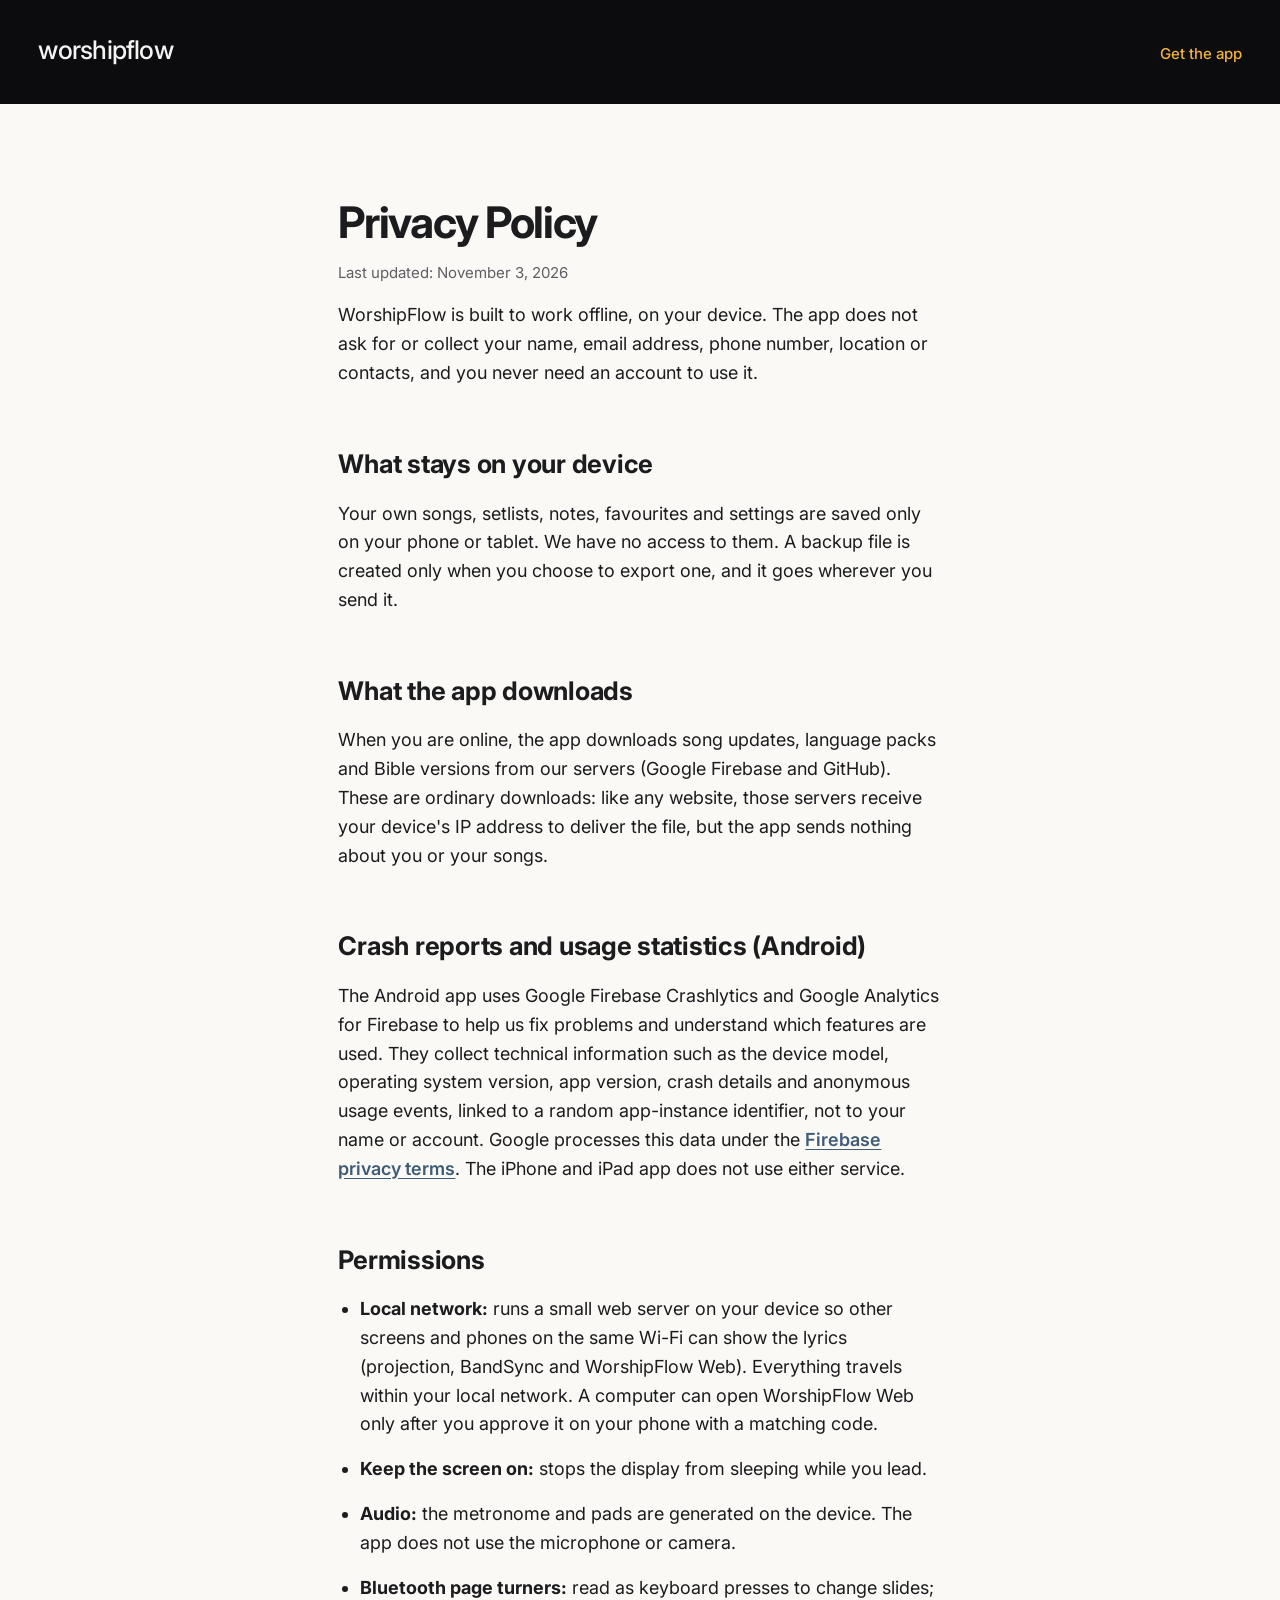
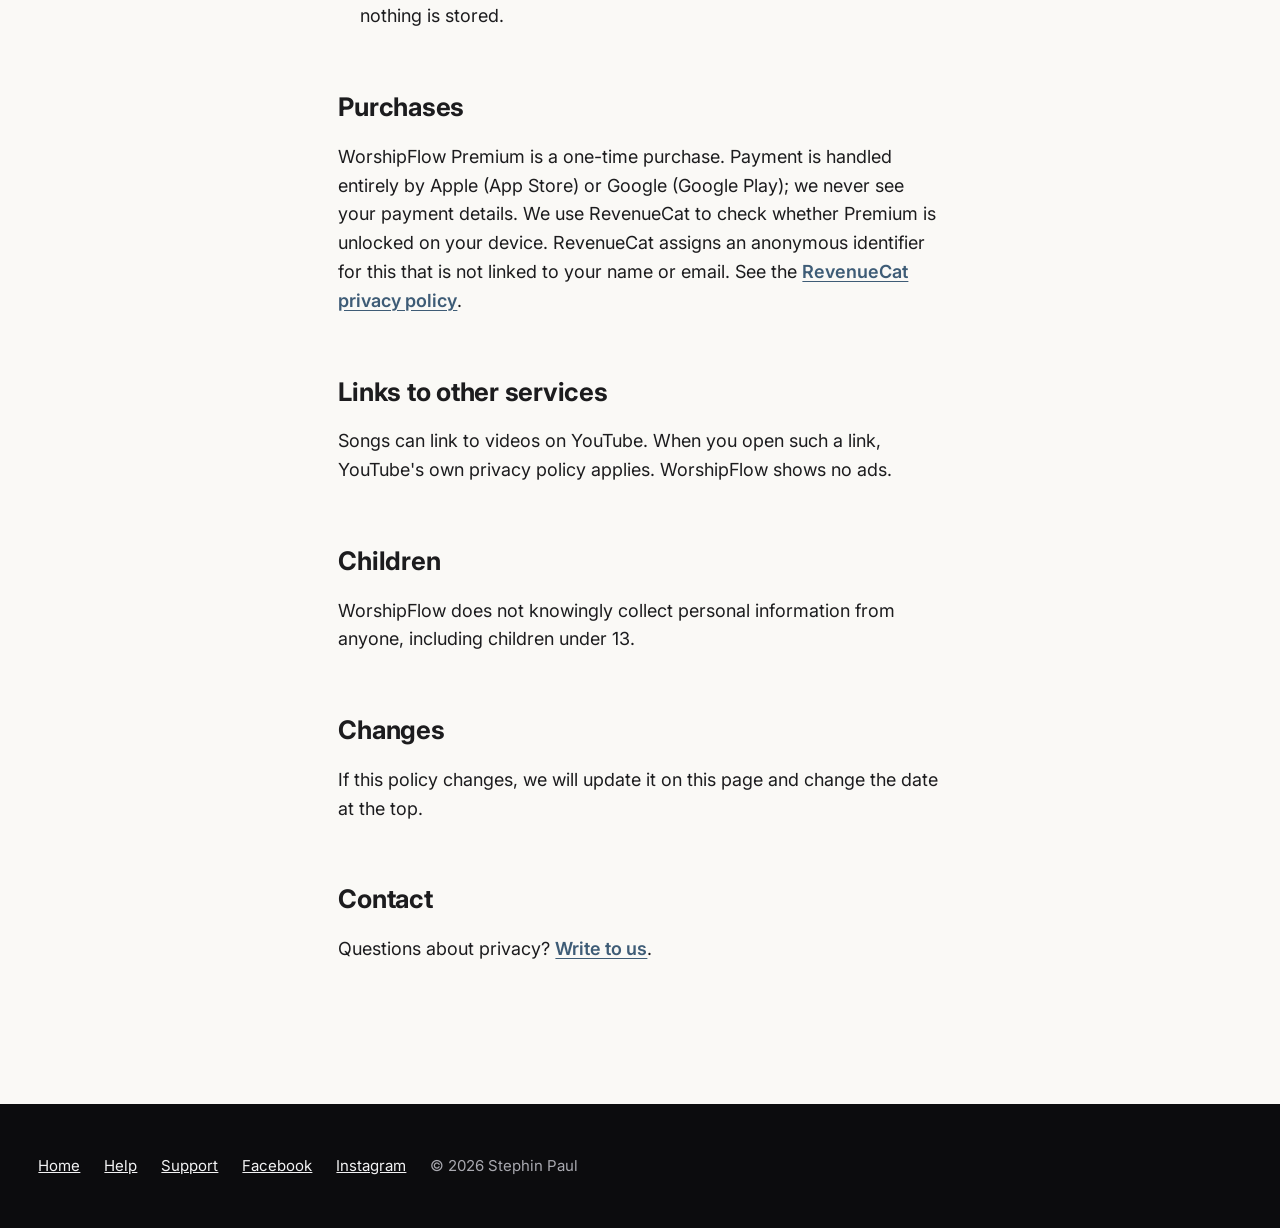
<file: privacy/index.html>
<!doctype html>
<html lang="en">
<head>
<meta charset="utf-8">
<meta name="viewport" content="width=device-width, initial-scale=1">
<title>Privacy Policy · WorshipFlow</title>
<meta name="description" content="How WorshipFlow handles your data: your songs and setlists stay on your device.">
<link rel="canonical" href="https://getworshipflow.app/privacy/">
<link rel="icon" href="../assets/icon.png" type="image/png">
<link rel="preconnect" href="https://fonts.googleapis.com">
<link rel="preconnect" href="https://fonts.gstatic.com" crossorigin>
<link href="https://fonts.googleapis.com/css2?family=Inter:wght@400;500;700&display=swap" rel="stylesheet">
<link rel="stylesheet" href="../styles.css">
</head>
<body class="doc-page">
<header class="doc-bar"><a class="home" href="../">worshipflow</a><a class="nav-action" href="../#download">Get the app</a></header>
<main class="doc">
  <h1>Privacy Policy</h1>
  <p class="updated">Last updated: November 3, 2026</p>

  <p>WorshipFlow is built to work offline, on your device. The app does not ask for or collect your name, email address, phone number, location or contacts, and you never need an account to use it.</p>

  <h2>What stays on your device</h2>
  <p>Your own songs, setlists, notes, favourites and settings are saved only on your phone or tablet. We have no access to them. A backup file is created only when you choose to export one, and it goes wherever you send it.</p>

  <h2>What the app downloads</h2>
  <p>When you are online, the app downloads song updates, language packs and Bible versions from our servers (Google Firebase and GitHub). These are ordinary downloads: like any website, those servers receive your device's IP address to deliver the file, but the app sends nothing about you or your songs.</p>

  <h2>Crash reports and usage statistics (Android)</h2>
  <p>The Android app uses Google Firebase Crashlytics and Google Analytics for Firebase to help us fix problems and understand which features are used. They collect technical information such as the device model, operating system version, app version, crash details and anonymous usage events, linked to a random app-instance identifier, not to your name or account. Google processes this data under the <a href="https://firebase.google.com/support/privacy">Firebase privacy terms</a>. The iPhone and iPad app does not use either service.</p>

  <h2>Permissions</h2>
  <ul>
    <li><b>Local network:</b> runs a small web server on your device so other screens and phones on the same Wi-Fi can show the lyrics (projection, BandSync and WorshipFlow Web). Everything travels within your local network. A computer can open WorshipFlow Web only after you approve it on your phone with a matching code.</li>
    <li><b>Keep the screen on:</b> stops the display from sleeping while you lead.</li>
    <li><b>Audio:</b> the metronome and pads are generated on the device. The app does not use the microphone or camera.</li>
    <li><b>Bluetooth page turners:</b> read as keyboard presses to change slides; nothing is stored.</li>
  </ul>

  <h2>Purchases</h2>
  <p>WorshipFlow Premium is a one-time purchase. Payment is handled entirely by Apple (App Store) or Google (Google Play); we never see your payment details. We use RevenueCat to check whether Premium is unlocked on your device. RevenueCat assigns an anonymous identifier for this that is not linked to your name or email. See the <a href="https://www.revenuecat.com/privacy">RevenueCat privacy policy</a>.</p>

  <h2>Links to other services</h2>
  <p>Songs can link to videos on YouTube. When you open such a link, YouTube's own privacy policy applies. WorshipFlow shows no ads.</p>

  <h2>Children</h2>
  <p>WorshipFlow does not knowingly collect personal information from anyone, including children under 13.</p>

  <h2>Changes</h2>
  <p>If this policy changes, we will update it on this page and change the date at the top.</p>

  <h2>Contact</h2>
  <p>Questions about privacy? <a href="mailto:worshipflowsupport@gmail.com?subject=WorshipFlow%20privacy">Write to us</a>.</p>
</main>
<footer class="doc-foot"><a href="../">Home</a><a href="../faq/">Help</a><a href="../support/">Support</a><a href="https://www.facebook.com/people/WorshipFlow/61596234840515/">Facebook</a><a href="https://www.instagram.com/getworshipflow">Instagram</a><span>© 2026 Stephin Paul</span></footer>
</body>
</html>
</file>
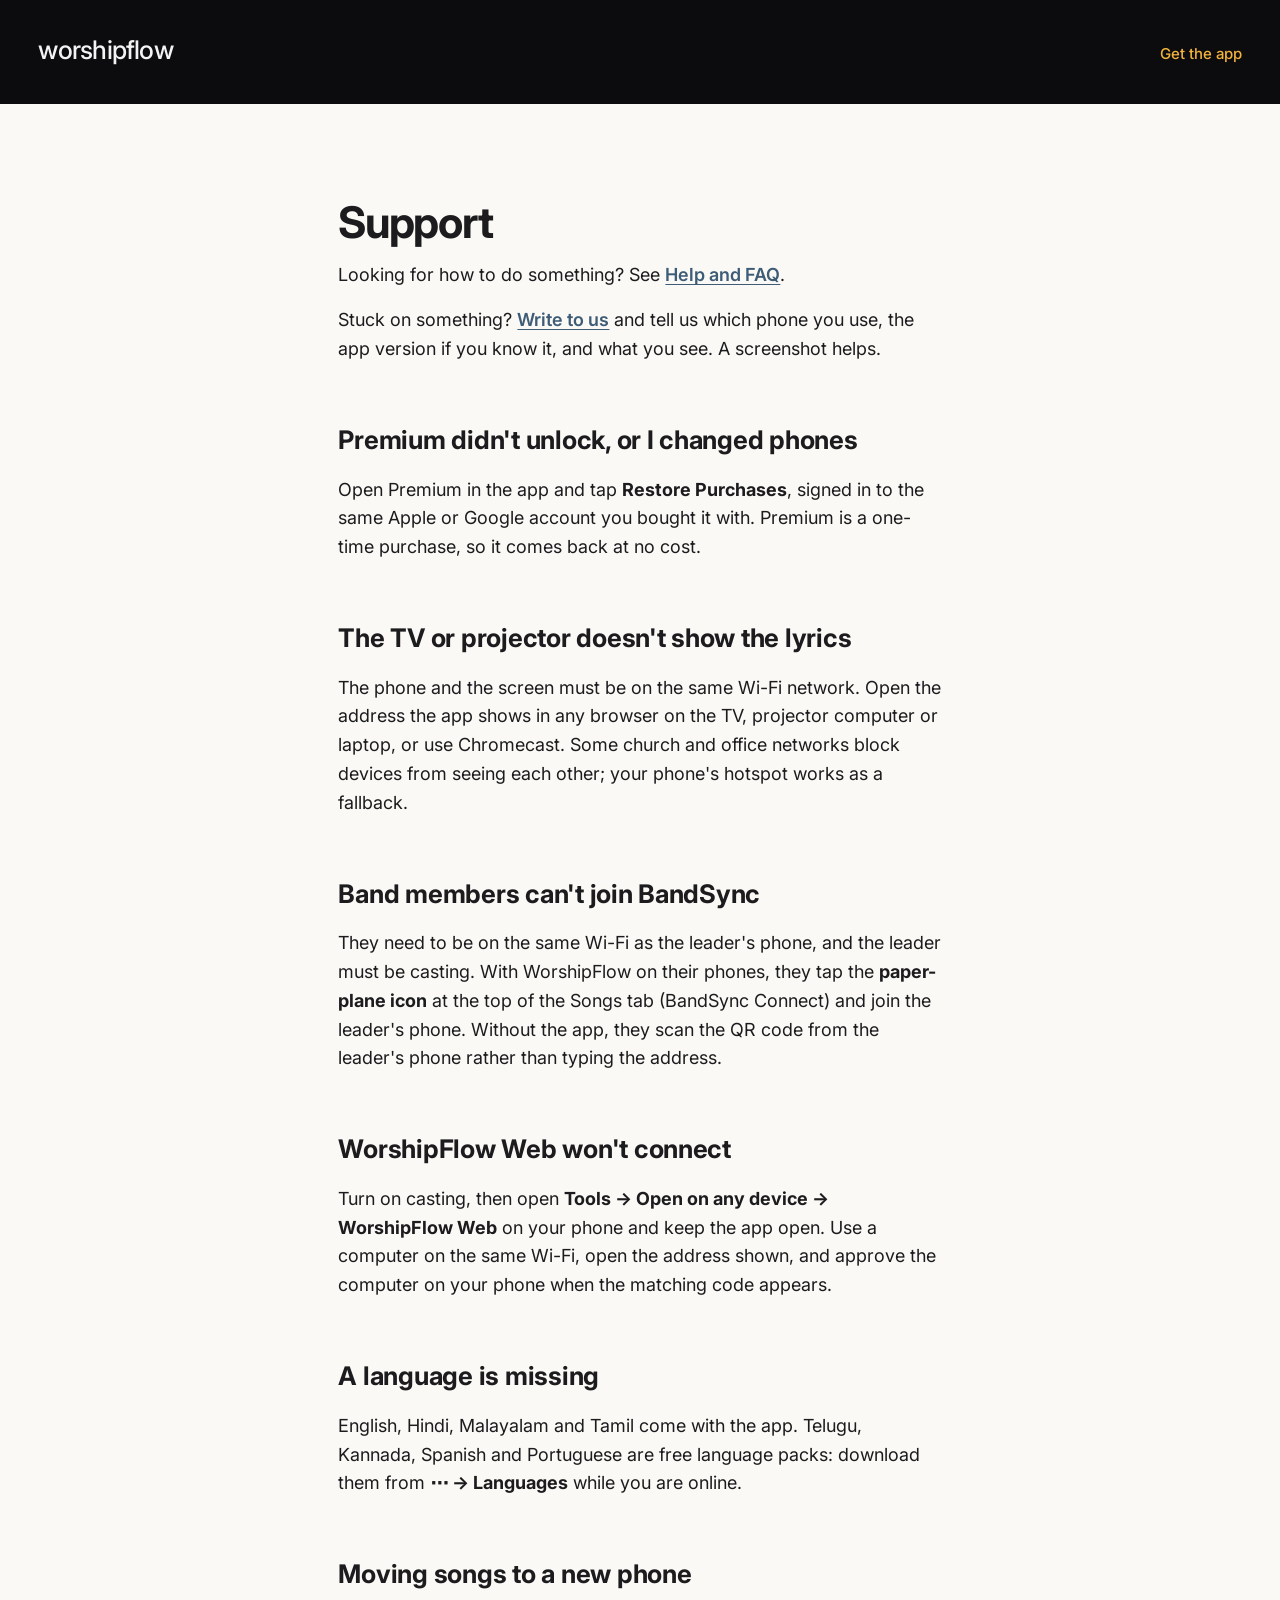
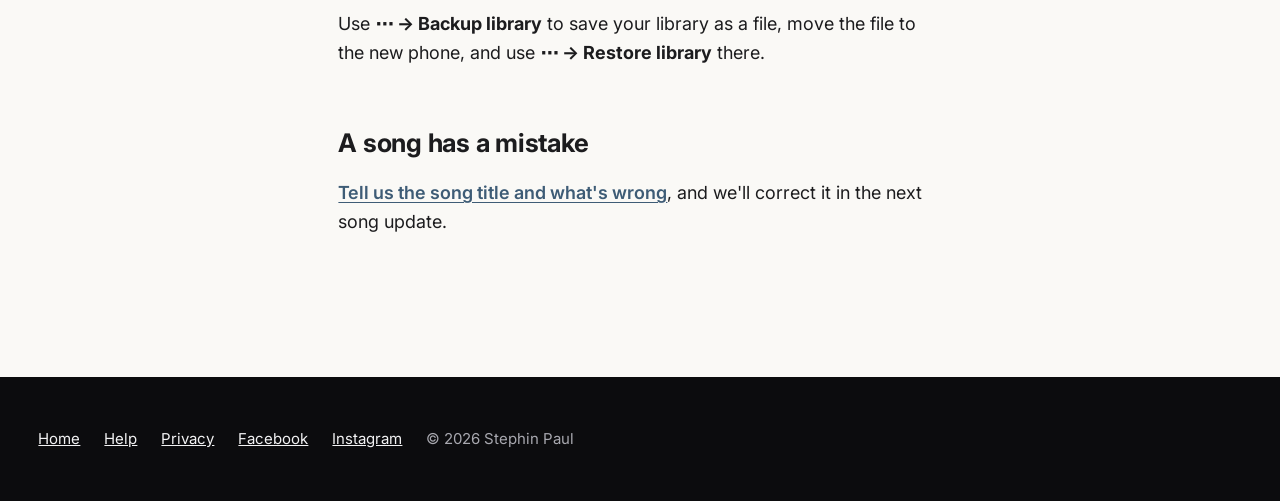
<file: support/index.html>
<!doctype html>
<html lang="en">
<head>
<meta charset="utf-8">
<meta name="viewport" content="width=device-width, initial-scale=1">
<title>Support · WorshipFlow</title>
<meta name="description" content="Help with WorshipFlow: Premium, projection, BandSync, WorshipFlow Web, language packs and backups.">
<link rel="canonical" href="https://getworshipflow.app/support/">
<link rel="icon" href="../assets/icon.png" type="image/png">
<link rel="preconnect" href="https://fonts.googleapis.com">
<link rel="preconnect" href="https://fonts.gstatic.com" crossorigin>
<link href="https://fonts.googleapis.com/css2?family=Inter:wght@400;500;700&display=swap" rel="stylesheet">
<link rel="stylesheet" href="../styles.css">
</head>
<body class="doc-page">
<header class="doc-bar"><a class="home" href="../">worshipflow</a><a class="nav-action" href="../#download">Get the app</a></header>
<main class="doc">
  <h1>Support</h1>
  <p>Looking for how to do something? See <a href="../faq/">Help and FAQ</a>.</p>
  <p>Stuck on something? <a href="mailto:worshipflowsupport@gmail.com?subject=WorshipFlow%20help&body=Phone%20and%20app%20version%3A%0A%0AWhat%20happened%3A%0A">Write to us</a> and tell us which phone you use, the app version if you know it, and what you see. A screenshot helps.</p>

  <h2>Premium didn't unlock, or I changed phones</h2>
  <p>Open Premium in the app and tap <b>Restore Purchases</b>, signed in to the same Apple or Google account you bought it with. Premium is a one-time purchase, so it comes back at no cost.</p>

  <h2>The TV or projector doesn't show the lyrics</h2>
  <p>The phone and the screen must be on the same Wi-Fi network. Open the address the app shows in any browser on the TV, projector computer or laptop, or use Chromecast. Some church and office networks block devices from seeing each other; your phone's hotspot works as a fallback.</p>

  <h2>Band members can't join BandSync</h2>
  <p>They need to be on the same Wi-Fi as the leader's phone, and the leader must be casting. With WorshipFlow on their phones, they tap the <b>paper-plane icon</b> at the top of the Songs tab (BandSync Connect) and join the leader's phone. Without the app, they scan the QR code from the leader's phone rather than typing the address.</p>

  <h2>WorshipFlow Web won't connect</h2>
  <p>Turn on casting, then open <b>Tools → Open on any device → WorshipFlow Web</b> on your phone and keep the app open. Use a computer on the same Wi-Fi, open the address shown, and approve the computer on your phone when the matching code appears.</p>

  <h2>A language is missing</h2>
  <p>English, Hindi, Malayalam and Tamil come with the app. Telugu, Kannada, Spanish and Portuguese are free language packs: download them from <b>⋯ → Languages</b> while you are online.</p>

  <h2>Moving songs to a new phone</h2>
  <p>Use <b>⋯ → Backup library</b> to save your library as a file, move the file to the new phone, and use <b>⋯ → Restore library</b> there.</p>

  <h2>A song has a mistake</h2>
  <p><a href="mailto:worshipflowsupport@gmail.com?subject=WorshipFlow%20song%20correction&body=Song%20title%3A%0A%0AWhat%20is%20wrong%3A%0A">Tell us the song title and what's wrong</a>, and we'll correct it in the next song update.</p>
</main>
<footer class="doc-foot"><a href="../">Home</a><a href="../faq/">Help</a><a href="../privacy/">Privacy</a><a href="https://www.facebook.com/people/WorshipFlow/61596234840515/">Facebook</a><a href="https://www.instagram.com/getworshipflow">Instagram</a><span>© 2026 Stephin Paul</span></footer>
</body>
</html>
</file>
<file: styles.css>
/* WorshipFlow site. Colours and type are the app's own (WfTheme): Stage Dark and Clean Light. */
:root {
  --stage: #0C0C0E;
  --stage-2: #161618;
  --stage-3: #1F1F22;
  --stage-ink: #F3F3F4;
  --stage-soft: #A8A8AF;
  --amber: #F2B33D;
  --paper: #FAF9F6;
  --paper-2: #EFEEEA;
  --card: #FFFFFF;
  --ink: #1C1C1E;
  --soft: #5E5E63;
  --slate: #3E5C76;
  --slate-soft: #E1E8EE;

  --m: clamp(20px, 3vw, 40px);          /* the page's one pair of outer margins */
  --gap: clamp(120px, 14vw, 200px);     /* between sections */

  /* Five sizes */
  --t-small: 15px;
  --t-body: 18px;
  --t-statement: clamp(22px, 2vw, 28px);
  --t-head: clamp(32px, 3.4vw, 52px);
  --t-display: clamp(64px, 9vw, 168px);

  --ease: cubic-bezier(.2, .7, .2, 1);
  --sans: "Inter", system-ui, -apple-system, "Segoe UI", Roboto, sans-serif;
  --ml: "Noto Sans Malayalam", "Malayalam Sangam MN", sans-serif;   /* Baloo Chettan breaks conjuncts under lang="ml" */
}

*, *::before, *::after { box-sizing: border-box; }
html { -webkit-text-size-adjust: 100%; scroll-behavior: smooth; }
body {
  margin: 0; background: var(--stage); color: var(--stage-ink);
  font: 400 var(--t-body)/1.55 var(--sans); -webkit-font-smoothing: antialiased;
}
img { display: block; max-width: 100%; height: auto; }
h1, h2, h3, p, dl, dd, ul, figure { margin: 0; }
ul { padding: 0; list-style: none; }
a { color: inherit; }
button { font: inherit; color: inherit; }
:focus-visible { outline: 3px solid var(--amber); outline-offset: 3px; }
::selection { background: var(--amber); color: var(--ink); }
.visually-hidden { position: absolute; width: 1px; height: 1px; overflow: hidden; clip: rect(0 0 0 0); white-space: nowrap; }
.skip { position: absolute; left: var(--m); top: 12px; background: var(--amber); color: var(--ink); padding: 10px 16px; z-index: 10; text-decoration: none; }
/* Only there for keyboard and screen-reader users: out of sight until it has focus. */
.skip:not(:focus) { width: 1px; height: 1px; padding: 0; overflow: hidden; clip: rect(0 0 0 0); white-space: nowrap; }

/* ---------- The split stage ---------- */
.split { display: grid; grid-template-columns: 47% 53%; }
.stage { position: sticky; top: 0; height: 100svh; padding: 20px 0 20px var(--m); z-index: 0; }
.stage-frame { position: relative; height: 100%; overflow: hidden; background: #000; }
.layer { position: absolute; inset: 0; width: 100%; height: 100%; object-fit: cover; object-position: 50% 0; opacity: 0; visibility: hidden; transition: opacity .2s; }  /* a cut through black, like a projector */
.layer.is-on { opacity: 1; visibility: visible; transition: opacity .9s var(--ease); }
.read { position: relative; z-index: 1; min-width: 0; }

/* The projected slide: what the congregation sees */
.slide { position: absolute; inset: 0; background: #000; display: flex; align-items: center; justify-content: center; padding: 96px 32px 140px; text-align: center; }
.verses { display: grid; width: 100%; }
.verse { grid-area: 1 / 1; opacity: 0; visibility: hidden; transition: opacity .3s; }
.verse.is-on { opacity: 1; visibility: inherit; transition: opacity 1s var(--ease); }
.verse .ml { font: 500 clamp(20px, 2vw, 32px)/1.6 var(--ml); color: var(--stage-ink); }
.verse .tr { font: 400 clamp(17px, 1.6vw, 26px)/1.55 var(--sans); color: var(--stage-ink); margin-top: 1.2em; }
.mode-native .tr, .mode-latin .ml { display: none; }
.mode-latin .tr { margin-top: 0; color: var(--stage-ink); font-size: clamp(20px, 2vw, 32px); }
.script-toggle { position: absolute; top: 20px; left: 20px; display: flex; background: var(--stage-3); padding: 4px; border-radius: 999px; }
.script-toggle button { border: 0; background: transparent; padding: 8px 14px; font-size: var(--t-small); font-weight: 500; color: var(--stage-soft); border-radius: 999px; cursor: pointer; transition: background .25s, color .25s; }
.script-toggle button:hover { color: var(--stage-ink); }
.script-toggle button[aria-pressed="true"] { background: var(--amber); color: var(--ink); }

/* ---------- Hero ---------- */
.hero { position: relative; min-height: 100svh; padding: 0 var(--m) 0 clamp(40px, 5vw, 72px); }
.nav { display: flex; justify-content: flex-end; gap: clamp(16px, 2vw, 28px); padding-top: 32px; font-size: var(--t-small); font-weight: 500; }
.nav a { text-decoration: none; color: var(--stage-soft); transition: color .2s; }
.nav a:hover { color: var(--stage-ink); }
.nav .nav-action { color: var(--amber); }
.mnav { display: none; }
.hero-text { position: absolute; top: 34%; left: clamp(40px, 5vw, 72px); right: var(--m); max-width: 36ch; }
.lede { font-size: var(--t-statement); line-height: 1.3; font-weight: 500; }
.hero-sub { margin-top: 20px; font-size: var(--t-body); color: var(--stage-soft); max-width: 36ch; }
.badges { display: flex; align-items: center; gap: 12px; margin-top: 32px; flex-wrap: wrap; }
.badges a { display: block; transition: transform .2s var(--ease), opacity .2s; }
.badges a:hover { transform: translateY(-2px); opacity: .9; }
.badges img { height: 48px; width: auto; }
.badges img.gp { height: 71px; margin: -11px -9px; }  /* Google's badge carries its own padding */
.wordmark {
  position: absolute; right: var(--m); bottom: 40px; margin: 0;
  font-size: var(--t-display); font-weight: 500; letter-spacing: -.045em; line-height: .9;
  white-space: nowrap; color: var(--stage-ink); transform-origin: 100% 100%;
}

/* ---------- In the app: a printed order of service ---------- */
.menu-field { background: var(--stage-2); padding: var(--gap) var(--m) var(--gap) clamp(40px, 5vw, 72px); }
.sheet {
  background: var(--paper); color: var(--ink); max-width: 600px; padding: 72px clamp(24px, 4vw, 52px);
  --z: 12px;
  clip-path: polygon(0 var(--z), 4% 0, 8% var(--z), 12% 0, 16% var(--z), 20% 0, 24% var(--z), 28% 0, 32% var(--z), 36% 0, 40% var(--z), 44% 0, 48% var(--z), 52% 0, 56% var(--z), 60% 0, 64% var(--z), 68% 0, 72% var(--z), 76% 0, 80% var(--z), 84% 0, 88% var(--z), 92% 0, 96% var(--z), 100% 0,
    100% calc(100% - var(--z)), 96% 100%, 92% calc(100% - var(--z)), 88% 100%, 84% calc(100% - var(--z)), 80% 100%, 76% calc(100% - var(--z)), 72% 100%, 68% calc(100% - var(--z)), 64% 100%, 60% calc(100% - var(--z)), 56% 100%, 52% calc(100% - var(--z)), 48% 100%, 44% calc(100% - var(--z)), 40% 100%, 36% calc(100% - var(--z)), 32% 100%, 28% calc(100% - var(--z)), 24% 100%, 20% calc(100% - var(--z)), 16% 100%, 12% calc(100% - var(--z)), 8% 100%, 4% calc(100% - var(--z)), 0 100%);
}
.sheet h2 { font-size: var(--t-head); font-weight: 700; letter-spacing: -.03em; line-height: 1; text-align: center; margin-bottom: 48px; }
.group + .group { margin-top: 48px; }
.group h3 { font-size: var(--t-statement); font-weight: 700; letter-spacing: -.01em; margin-bottom: 20px; color: var(--slate); }
.item { display: grid; grid-template-columns: auto 1fr auto; align-items: baseline; column-gap: 8px; }
.item + .item { margin-top: 18px; }
.item dt { font-weight: 700; }
.item::after { content: ""; grid-column: 2; grid-row: 1; border-bottom: 4px dotted #C9C6BE; transform: translateY(-5px); }
.item dd { grid-column: 3; grid-row: 1; font-weight: 500; white-space: nowrap; }
.item p { grid-column: 1 / -1; font-size: var(--t-small); color: var(--soft); max-width: 40ch; margin-top: 2px; }

/* ---------- A week: run-in column ---------- */
.week { background: var(--paper); color: var(--ink); padding: var(--gap) var(--m) var(--gap) clamp(40px, 5vw, 72px); }
.week h2 { font-size: var(--t-head); font-weight: 700; letter-spacing: -.03em; line-height: 1.05; max-width: 600px; margin-bottom: 48px; }
.stage-step { max-width: 600px; }
.stage-step + .stage-step { margin-top: 72px; }
.stage-step p { color: var(--soft); line-height: 1.6; }
.stage-step b { color: var(--ink); }
.evidence { margin-top: 20px; aspect-ratio: 16 / 9; overflow: hidden; background: var(--paper-2); }
.evidence img { width: 100%; height: 100%; object-fit: cover; }
.evidence.wide img { object-position: 0 0; }

/* ---------- Try it: input half, output half ---------- */
.showcase { position: relative; display: grid; grid-template-columns: 47% 53%; min-height: 90svh; }  /* the same edge as the stage above */
.field-dark { background: var(--stage); padding: 22svh var(--m) 160px; display: flex; flex-direction: column; align-items: flex-end; }
.field-dark > * { width: min(100%, 34ch); }
.field-label { font-size: var(--t-small); color: var(--stage-soft); margin-bottom: 16px; }
#chordpro {
  font: 400 clamp(18px, 1.5vw, 22px)/1.6 var(--sans); color: var(--stage-ink); background: var(--stage-2);
  border: 0; padding: 20px; resize: vertical; min-height: 12em; width: min(100%, 34ch);
}
#chordpro:focus-visible { outline: 3px solid var(--amber); outline-offset: 0; }
.field-light { background: var(--paper); color: var(--ink); padding: 22svh var(--m) 160px; }
.sheet-ui { width: min(100%, 520px); background: var(--card); border: 1px solid #E6E4DF; padding: 24px; }
.keys { display: flex; align-items: center; gap: 12px; margin-bottom: 20px; }
.keys-label { font-size: var(--t-small); font-weight: 600; color: var(--slate); }
.keys-row { display: flex; flex-wrap: wrap; gap: 4px; }
.keys-row button { min-width: 36px; height: 36px; padding: 0 6px; border: 1px solid #E6E4DF; background: var(--paper); font-size: var(--t-small); font-weight: 600; color: var(--slate); cursor: pointer; transition: background .2s, color .2s, transform .15s; }
.keys-row button:hover { background: var(--slate-soft); }
.keys-row button:active { transform: scale(.94); }
.keys-row button[aria-pressed="true"] { background: var(--slate); color: #fff; border-color: var(--slate); }
.rendered { background: var(--slate-soft); border-left: 4px solid var(--slate); padding: 20px 18px; min-height: 9em; }
.r-line { display: flex; flex-wrap: wrap; align-items: flex-end; }
.r-line + .r-line { margin-top: 6px; }
.r-seg { display: inline-flex; flex-direction: column; white-space: pre; }
.r-chord { font-size: var(--t-small); font-weight: 700; color: var(--slate); min-height: 1.3em; line-height: 1.3; padding-right: .35em; }
.r-text { font-size: var(--t-body); line-height: 1.4; }
.r-chord.flash { animation: flash .5s var(--ease); }
@keyframes flash { from { transform: translateY(-6px); opacity: 0; } to { transform: none; opacity: 1; } }
.credit { margin-top: 14px; font-size: var(--t-small); color: var(--soft); }
.split-heading { position: absolute; left: 0; right: 0; bottom: 40px; display: grid; grid-template-columns: 47% 53%; pointer-events: none;
  font-size: var(--t-head); font-weight: 700; letter-spacing: -.03em; line-height: 1; }
.split-heading span:first-child { color: var(--stage-ink); text-align: right; padding-right: 20px; }
.split-heading span:last-child { color: var(--ink); padding-left: 20px; }

/* ---------- Pricing: two plans, two fields ---------- */
.pricing { display: grid; grid-template-columns: 5fr 7fr; min-height: 90svh; color: var(--ink); }
.plan { position: relative; display: flex; flex-direction: column; padding: 56px var(--m) 48px; }
.plan-free { background: var(--slate-soft); }
.plan-premium { background: var(--amber); }
.plan h3 { font-size: var(--t-display); font-weight: 700; letter-spacing: -.045em; line-height: .9; }
.plan-for { margin-top: 24px; font-size: var(--t-statement); line-height: 1.3; font-weight: 500; max-width: 26ch; }
.plan-incl { margin-top: 20px; max-width: 46ch; }
.plan-foot { margin-top: auto; padding-top: 48px; display: flex; align-items: baseline; justify-content: space-between; gap: 20px; flex-wrap: wrap; }
.price { font-size: var(--t-display); font-weight: 700; letter-spacing: -.045em; line-height: .9; }
.price span { font-size: var(--t-body); font-weight: 500; letter-spacing: 0; }
.plan-note { margin-top: 16px; font-size: var(--t-small); }
.btn { display: inline-block; padding: 16px 28px; font-size: var(--t-body); font-weight: 600; text-decoration: none; transition: transform .2s var(--ease), background .2s; }
.btn-dark { background: var(--ink); color: var(--paper); }
.btn-dark:hover { background: #000; transform: translateY(-2px); }

/* ---------- Questions ---------- */
.faq { background: var(--paper); color: var(--ink); display: grid; grid-template-columns: repeat(12, 1fr); column-gap: 24px; padding: var(--gap) var(--m); }
.faq h2 { grid-column: 1 / 4; font-size: var(--t-head); font-weight: 700; letter-spacing: -.03em; line-height: 1; }
.faq-text { grid-column: 5 / 13; columns: 2; column-gap: 56px; }
.faq-text p { break-inside: avoid; margin-bottom: 20px; line-height: 1.55; }
.faq-text b { font-weight: 600; }
.faq-text a { color: var(--slate); font-weight: 600; text-underline-offset: 3px; }

/* ---------- Footer ---------- */
.footer { background: var(--stage); }
.footer-menu { padding: 120px var(--m) 40px; display: grid; grid-template-columns: 1fr 1fr; column-gap: 48px; align-items: start; }
.footer-menu > .footer-mark, .footer-menu > .footer-h, .footer-menu > .badges { grid-column: 1; }
.footer-menu > .menu-links { grid-column: 2; grid-row: 1 / span 4; margin-top: 0; }
.footer-menu > .footer-small { grid-column: 1 / -1; }
.footer-mark { font-size: var(--t-statement); font-weight: 500; letter-spacing: -.03em; color: var(--stage-soft); }
.footer-h { margin-top: 40px; font-size: var(--t-head); font-weight: 700; letter-spacing: -.03em; line-height: 1; }
.menu-links { margin-top: 56px; }
.menu-links li + li { margin-top: 20px; }
.menu-links a { font-size: clamp(24px, 2.6vw, 40px); font-weight: 700; letter-spacing: -.02em; text-decoration: none; display: inline-block; transition: transform .25s var(--ease), color .25s; }
.menu-links:hover a { color: var(--stage-soft); }
.menu-links a:hover, .menu-links a:focus-visible { color: var(--stage-ink); transform: translateX(12px); }
.footer-small { margin-top: 96px; padding-top: 0; display: grid; gap: 16px; font-size: var(--t-small); color: var(--stage-soft); }
.footer-small a { color: var(--stage-ink); }

/* ---------- Motion ---------- */
.js [data-in] > *, .js [data-in].stage-step > *, .js .plan[data-in] > * { opacity: 0; transform: translateY(24px); transition: opacity .8s var(--ease), transform .8s var(--ease); }
.js [data-in].is-in > * { opacity: 1; transform: none; }
.js [data-in].is-in > *:nth-child(2) { transition-delay: .08s; }
.js [data-in].is-in > *:nth-child(3) { transition-delay: .16s; }
.js [data-in].is-in > *:nth-child(4) { transition-delay: .24s; }
.js h2[data-in] { opacity: 0; transform: translateY(24px); transition: opacity .8s var(--ease), transform .8s var(--ease); }
.js h2[data-in].is-in { opacity: 1; transform: none; }
.js .faq-text[data-in] > * { transition-delay: 0s; }

@supports (animation-timeline: view()) {
  .wordmark { animation: settle linear both; animation-timeline: view(); animation-range: exit 0% exit 100%; }
  @keyframes settle { to { scale: .93; } }
}

@media (prefers-reduced-motion: reduce) {
  html { scroll-behavior: auto; }
  *, *::before, *::after { animation: none !important; transition: none !important; }
  .js [data-in] > *, .js h2[data-in] { opacity: 1 !important; transform: none !important; }
}

/* ---------- Tablet ---------- */
@media (max-width: 1080px) {
  .faq h2 { grid-column: 1 / -1; margin-bottom: 40px; }
  .faq-text { grid-column: 1 / -1; }
}

/* ---------- Phone ---------- */
@media (max-width: 760px) {
  :root { --m: 20px; --gap: 96px; --t-display: 17vw; }
  body { overflow-x: clip; }
  .r-text { font-size: 16px; }
  .sheet-ui { padding: 16px; }
  /* Phones: the name, the opening line and the store buttons first, the projected slide after them, so
     the buttons are on the first screen even with the browser's bars showing. */
  .split { display: flex; flex-direction: column; }
  .read { display: contents; }
  .hero { order: 1; }
  .stage { order: 2; }
  .menu-field, .week { order: 3; }
  /* Short enough that the store buttons are on the first screen, even on a small phone. */
  .stage { position: relative; height: 56svh; min-height: 320px; padding: 0 12px; }
  .layer[data-layer="list"], .layer[data-layer="chords"] { display: none; }
  .slide { padding: 64px 16px 12px; }
  .verse .ml { font-size: 17px; line-height: 1.5; }
  .verse .tr { font-size: 15px; margin-top: .8em; }
  .script-toggle { top: 12px; left: 12px; right: 12px; justify-content: space-between; }
  .script-toggle button { padding: 8px 10px; }
  .hero { min-height: 0; padding: 0 var(--m) 32px; display: flex; flex-direction: column; }
  .nav { display: none; }
  /* The same links as the desktop bar, in a row above the stage. */
  /* One row; on a narrow phone it scrolls sideways inside itself, never the page. */
  .mnav { display: flex; gap: 16px; padding: 12px var(--m) 2px; background: var(--stage); font-size: var(--t-small); font-weight: 500; overflow-x: auto; white-space: nowrap; scrollbar-width: none; }
  .mnav::-webkit-scrollbar { display: none; }
  .mnav a { flex: none; color: var(--stage-soft); text-decoration: none; padding: 6px 0; }
  .mnav .nav-action { color: var(--amber); }
  .wordmark { position: relative; right: auto; bottom: auto; order: -1; margin-top: 4px; font-size: 17vw; z-index: 2; }
  .hero-text { position: static; max-width: none; margin-top: 16px; display: flex; flex-direction: column; }
  /* The store buttons straight under the line that says what this is; the second sentence after them. */
  .hero-text .badges { order: 2; margin-top: 20px; flex-wrap: nowrap; }
  .hero-text .badges img { height: 44px; }
  .hero-text .badges img.gp { height: 65px; margin: -10.5px -8px; }
  .hero-text .hero-sub { order: 3; margin-top: 20px; }
  .lede { font-size: 22px; }
  .menu-field, .week { padding: var(--gap) var(--m); }
  .sheet { padding: 48px 20px; }
  .group h3 { font-size: 19px; }
  .showcase { grid-template-columns: 1fr; }
  .field-dark { align-items: stretch; padding: 40px var(--m) 96px; }
  .field-dark > *, #chordpro { width: 100%; }
  .field-light { padding: 96px var(--m) 48px; }
  .split-heading { position: static; grid-column: 1; grid-row: 1; display: block; padding: 0 var(--m); background: var(--stage); }
  .split-heading span { display: block; text-align: left !important; padding: 0 !important; }
  .split-heading span:first-child { padding-top: var(--gap) !important; }
  .split-heading span:last-child { color: var(--amber); }
  .pricing { grid-template-columns: 1fr; }
  .plan { min-height: 70svh; }
  .plan-foot .btn { width: 100%; text-align: center; }
  .price span { display: block; margin-top: 10px; }   /* its own line, not a stray last word */
  .faq { display: block; }
  .faq-text { columns: 1; }
  .footer-menu { display: flex; flex-direction: column; padding: 96px var(--m) 32px; }
  .footer-menu > .menu-links { margin-top: 56px; }
  .footer-small { margin-top: 64px; }
  .menu-links a { font-size: 8vw; }
}

/* ---------- Text pages: privacy, support ---------- */
.doc-page { background: var(--paper); color: var(--ink); }
.doc-bar { display: flex; justify-content: space-between; align-items: baseline; padding: 28px var(--m); background: var(--stage); color: var(--stage-ink); font-size: var(--t-small); font-weight: 500; }
.doc-bar a { text-decoration: none; }
.doc-bar .home { font-size: var(--t-statement); letter-spacing: -.03em; }
.doc-bar .nav-action { color: var(--amber); }
.doc { max-width: 680px; margin: 0 auto; padding: 96px var(--m) 140px; }
.doc h1 { font-size: var(--t-head); font-weight: 700; letter-spacing: -.03em; line-height: 1.05; }
.doc .updated { margin-top: 16px; color: var(--soft); font-size: var(--t-small); }
.doc h2 { margin-top: 56px; font-size: var(--t-statement); font-weight: 700; letter-spacing: -.01em; }
.doc p, .doc li { margin-top: 16px; line-height: 1.6; }
.doc ul { list-style: disc; padding-left: 1.2em; }
.doc a { color: var(--slate); font-weight: 600; text-underline-offset: 3px; }
.doc-foot { background: var(--stage); color: var(--stage-soft); padding: 40px var(--m); font-size: var(--t-small); display: flex; gap: 24px; flex-wrap: wrap; }
.doc-foot a { color: var(--stage-ink); }

.faq-toc { display: flex; flex-wrap: wrap; gap: 8px; margin-top: 32px; }
.faq-toc a { background: var(--paper-2); color: var(--ink); text-decoration: none; font-weight: 500; font-size: var(--t-small); padding: 8px 14px; border-radius: 999px; }
.faq-toc a:hover { background: var(--slate-soft); }
.faq-doc h2 { scroll-margin-top: 24px; }
.faq-doc code { background: var(--paper-2); padding: 1px 6px; border-radius: 4px; font-size: .92em; }

/* Big enough to tap on a phone (44px), however short the link text. */
.doc-bar a, .doc-foot a { display: inline-flex; align-items: center; min-height: 44px; }
.doc-foot { align-items: center; row-gap: 0; }
.footer-small a { display: inline-block; padding: 10px 0; }
</file>
